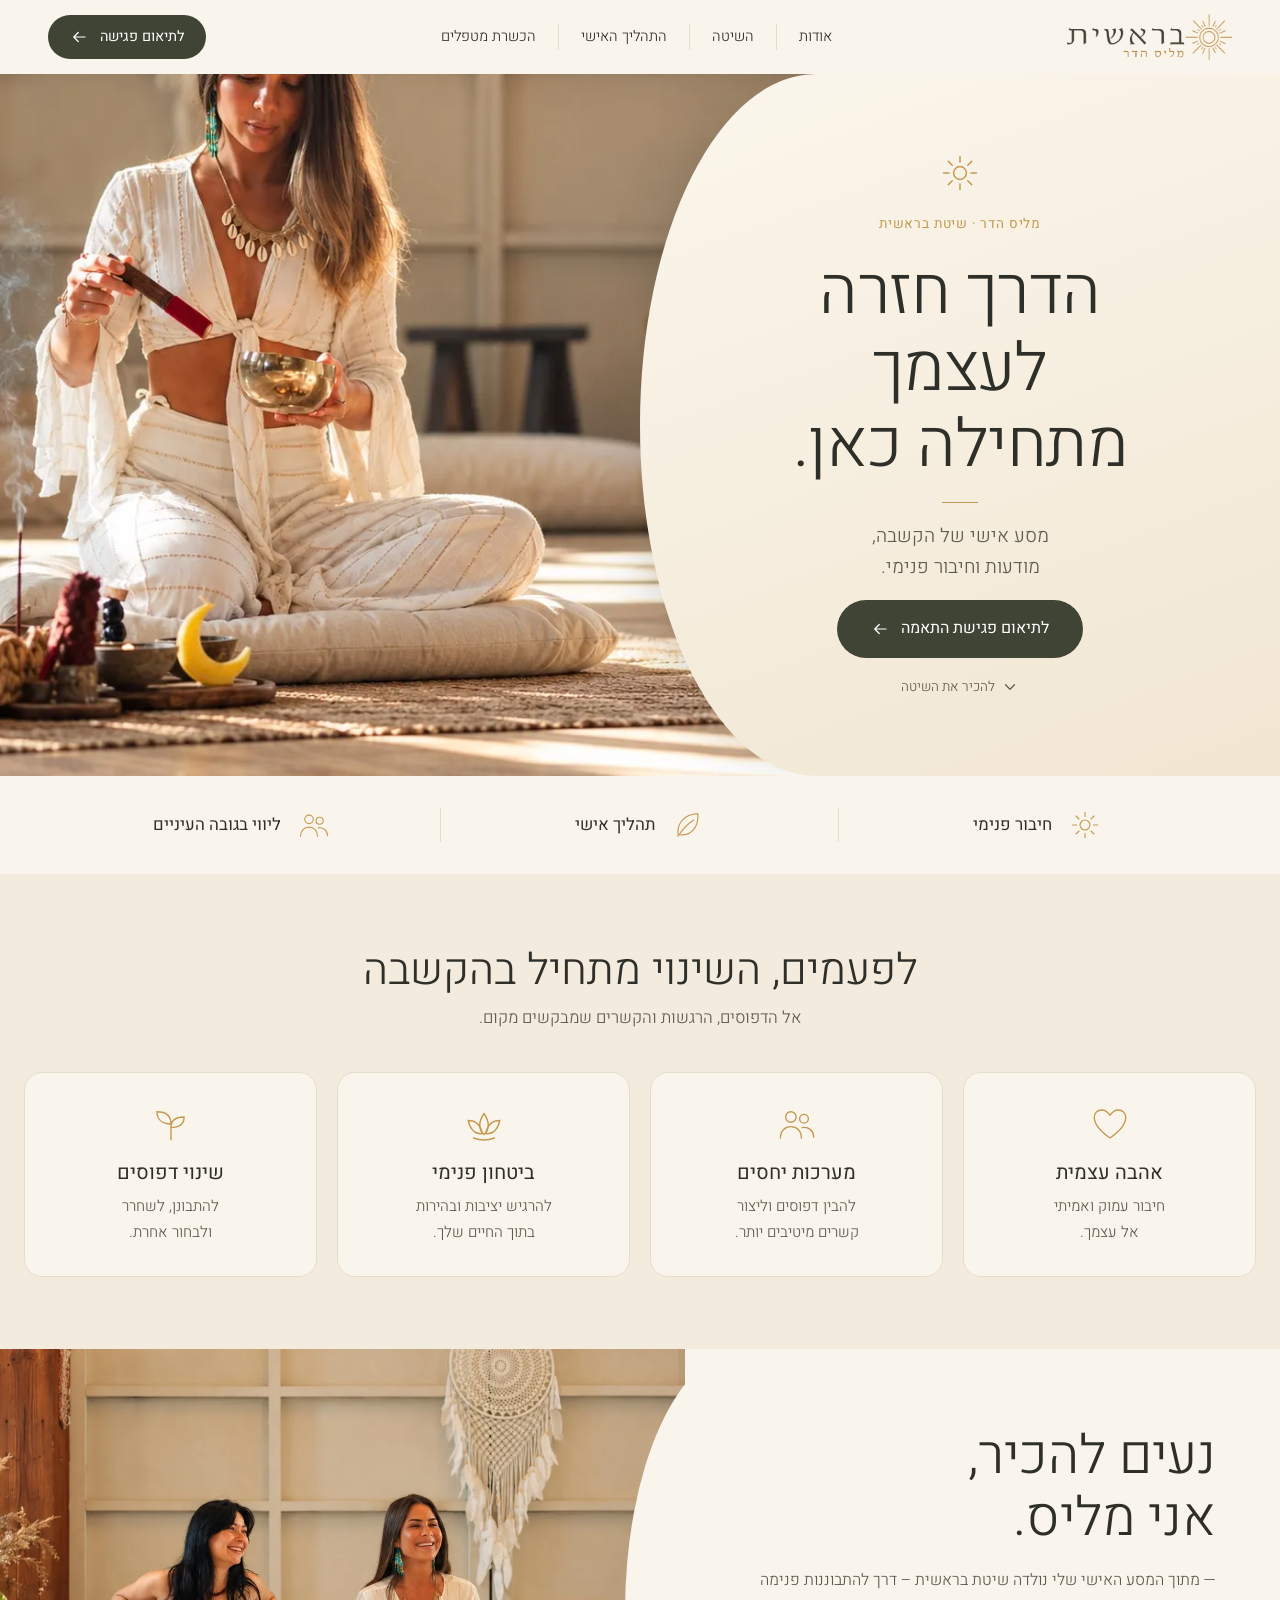
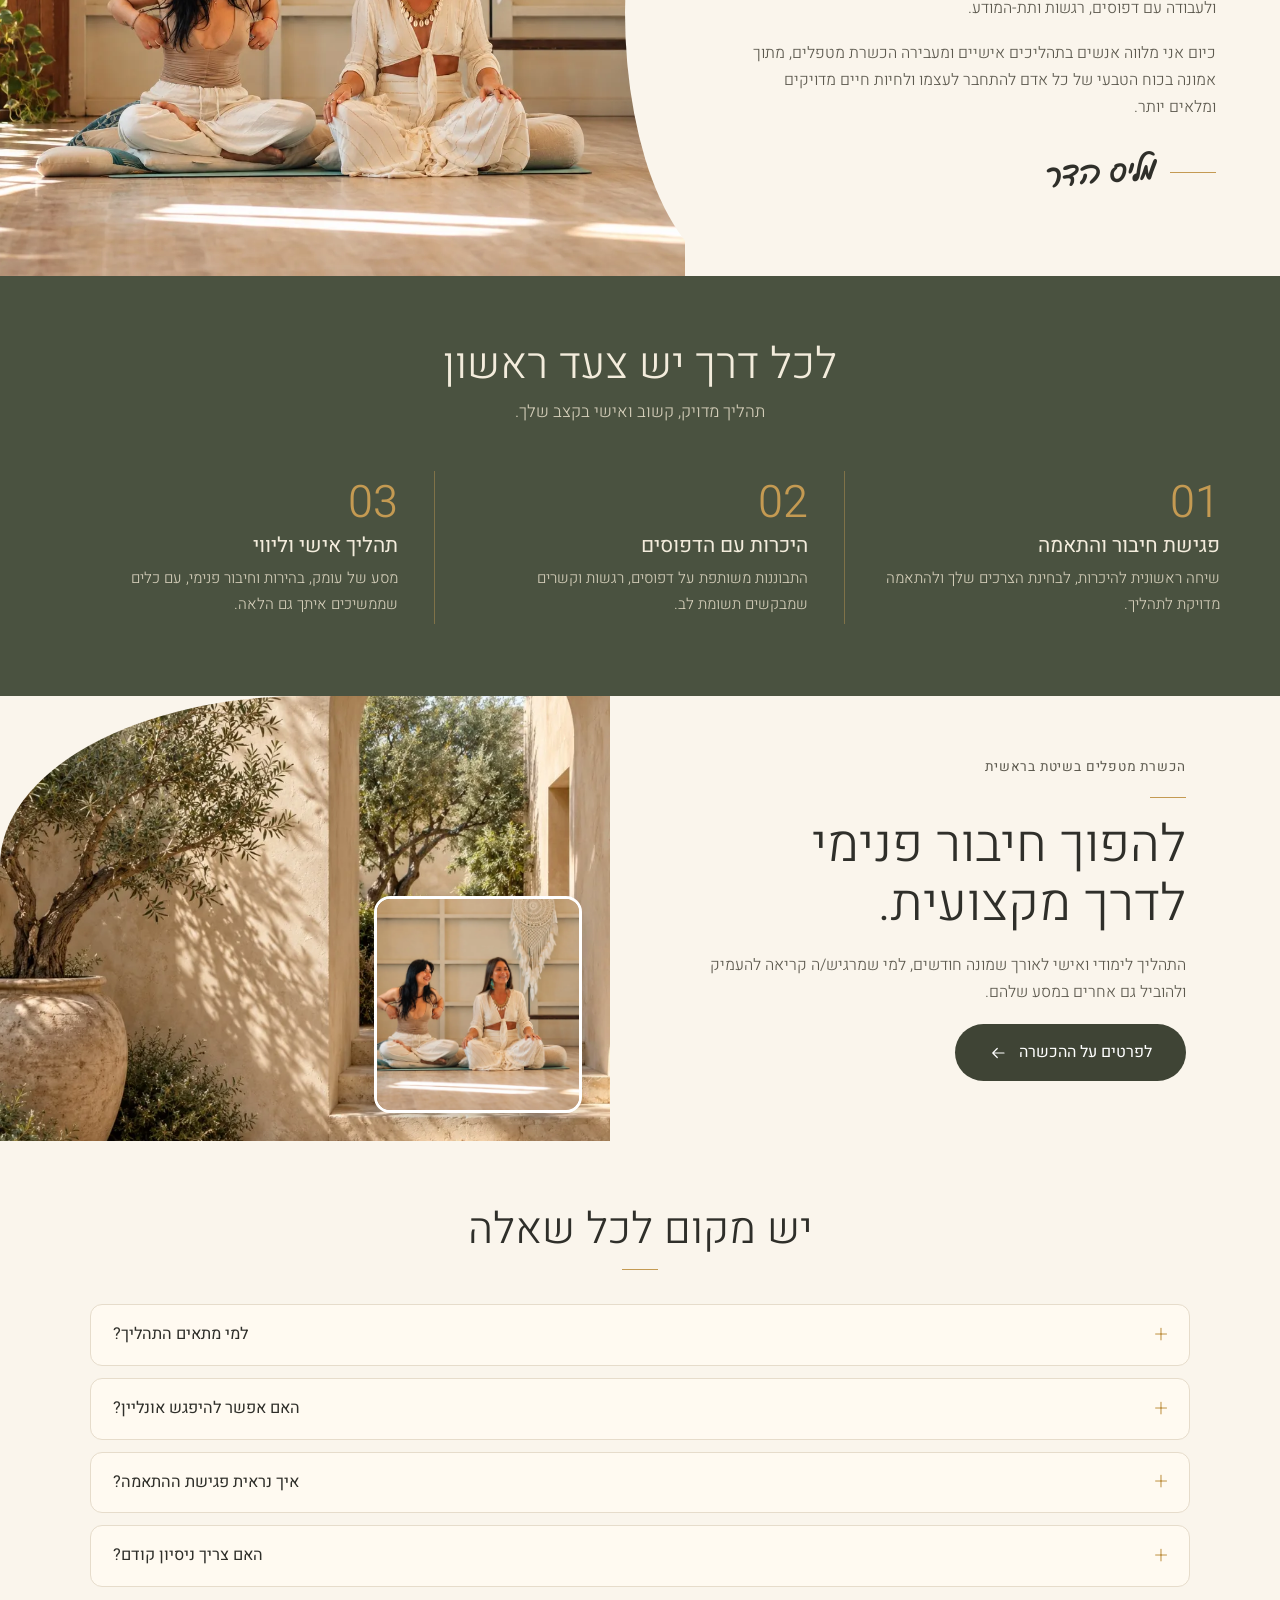
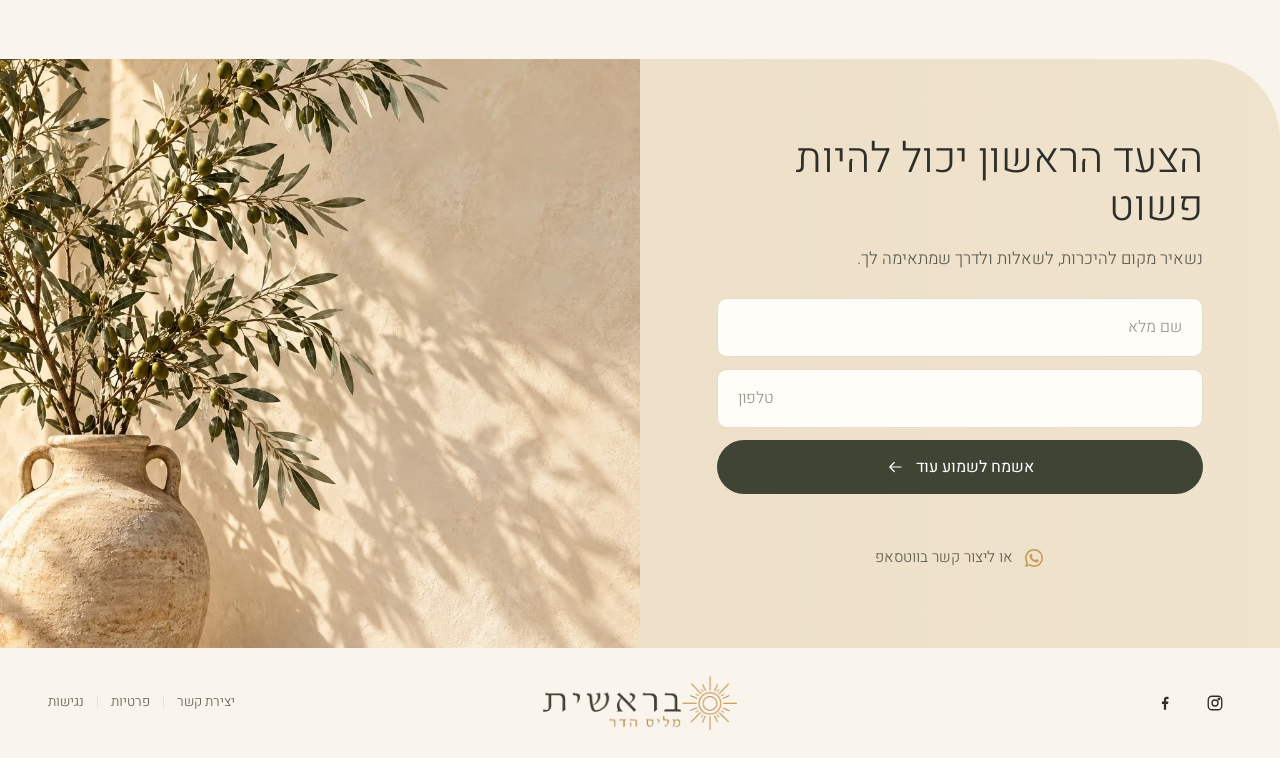
<file: bereshit/index.html>
<!doctype html>
<html lang="he" dir="rtl">
<head>
<meta charset="utf-8">
<meta name="viewport" content="width=device-width, initial-scale=1">
<title>בראשית | מליס הדר – שיטת בראשית</title>
<meta name="description" content="מסע אישי של הקשבה, מודעות וחיבור פנימי. ליווי בגובה העיניים בשיטת בראשית עם מליס הדר. תיאום פגישת התאמה.">
<meta property="og:title" content="בראשית | מליס הדר">
<meta property="og:description" content="הדרך חזרה לעצמך מתחילה כאן.">
<meta property="og:image" content="assets/hero.webp">
<link rel="icon" type="image/png" href="assets/favicon.png">
<link rel="preconnect" href="https://fonts.googleapis.com">
<link rel="preconnect" href="https://fonts.gstatic.com" crossorigin>
<link href="https://fonts.googleapis.com/css2?family=Heebo:wght@200;300;400;500&family=Gveret+Levin&display=swap" rel="stylesheet">
<link rel="stylesheet" href="style.css">
</head>
<body>

<!-- אייקונים -->
<svg width="0" height="0" style="position:absolute" aria-hidden="true">
  <defs>
    <symbol id="i-arrow" viewBox="0 0 24 24"><path d="M20 12H5M11 6l-6 6 6 6" fill="none" stroke="currentColor" stroke-width="1.6" stroke-linecap="round" stroke-linejoin="round"/></symbol>
    <symbol id="i-chev" viewBox="0 0 24 24"><path d="M6 9l6 6 6-6" fill="none" stroke="currentColor" stroke-width="1.6" stroke-linecap="round" stroke-linejoin="round"/></symbol>
    <symbol id="i-sun" viewBox="0 0 48 48"><g fill="none" stroke="currentColor" stroke-width="1.6" stroke-linecap="round"><circle cx="24" cy="24" r="7"/><path d="M24 6v6M24 36v6M6 24h6M36 24h6M11.3 11.3l4.2 4.2M32.5 32.5l4.2 4.2M11.3 36.7l4.2-4.2M32.5 15.5l4.2-4.2"/></g></symbol>
    <symbol id="i-leaf" viewBox="0 0 48 48"><g fill="none" stroke="currentColor" stroke-width="1.6" stroke-linecap="round" stroke-linejoin="round"><path d="M10 38C8 22 18 9 38 8c1 19-9 31-25 30"/><path d="M10 40c6-10 13-17 22-23"/></g></symbol>
    <symbol id="i-people" viewBox="0 0 48 48"><g fill="none" stroke="currentColor" stroke-width="1.6" stroke-linecap="round" stroke-linejoin="round"><circle cx="17" cy="16" r="6"/><circle cx="32" cy="18" r="5"/><path d="M5 40c0-8 5-13 12-13s12 5 12 13M30 28c7-1 13 3 13 11"/></g></symbol>
    <symbol id="i-heart" viewBox="0 0 48 48"><path d="M24 40C10 30 6 22 6 16.5 6 11 10 8 14.5 8 19 8 22 11 24 14c2-3 5-6 9.5-6C38 8 42 11 42 16.5 42 22 38 30 24 40z" fill="none" stroke="currentColor" stroke-width="1.6" stroke-linejoin="round"/></symbol>
    <symbol id="i-lotus" viewBox="0 0 48 48"><g fill="none" stroke="currentColor" stroke-width="1.6" stroke-linecap="round" stroke-linejoin="round"><path d="M24 36C18 31 17 22 24 12c7 10 6 19 0 24z"/><path d="M22 35C14 36 8 30 6 20c8 0 14 4 16 15zM26 35c8 1 14-5 16-15-8 0-14 4-16 15z"/><path d="M12 40c8 3 16 3 24 0"/></g></symbol>
    <symbol id="i-sprout" viewBox="0 0 48 48"><g fill="none" stroke="currentColor" stroke-width="1.6" stroke-linecap="round" stroke-linejoin="round"><path d="M24 42V22M24 24C24 14 17 10 8 10c0 9 6 14 16 14zM24 28c0-8 6-12 15-12 0 8-6 12-15 12z"/></g></symbol>
    <symbol id="i-wa" viewBox="0 0 32 32"><path fill="currentColor" d="M16 3C8.800 3 3 8.800 3 16c0 2.300.6 4.5 1.700 6.400L3 29l6.8-1.700A13 13 0 0 0 16 29c7.200 0 13-5.800 13-13S23.200 3 16 3zm0 23.800c-2 0-3.900-.6-5.5-1.600l-.4-.2-4 1 1.100-3.900-.3-.4A10.800 10.800 0 1 1 16 26.800zm5.900-8.100c-.3-.2-1.900-.9-2.200-1-.3-.1-.5-.2-.7.200-.2.300-.8 1-1 1.200-.2.200-.4.200-.7.100-.3-.2-1.400-.5-2.600-1.600-1-.9-1.600-1.900-1.800-2.300-.2-.3 0-.5.100-.7l.5-.5c.1-.2.200-.3.300-.5.100-.2 0-.4 0-.6l-1-2.300c-.2-.6-.5-.5-.7-.5h-.6c-.2 0-.6.100-.9.400-.3.300-1.100 1.100-1.100 2.700s1.200 3.100 1.300 3.300c.2.200 2.300 3.5 5.600 4.900 3.300 1.400 3.300.9 3.900.9.600-.1 1.900-.8 2.200-1.5.3-.8.300-1.400.2-1.5l-.6-.4z"/></symbol>
    <symbol id="i-ig" viewBox="0 0 24 24"><g fill="none" stroke="currentColor" stroke-width="1.8"><rect x="3" y="3" width="18" height="18" rx="5"/><circle cx="12" cy="12" r="4"/><circle cx="17.2" cy="6.8" r="1" fill="currentColor"/></g></symbol>
    <symbol id="i-fb" viewBox="0 0 24 24"><path fill="currentColor" d="M13.5 21v-7.800h2.600l.4-3.100h-3V8.200c0-.9.300-1.5 1.600-1.5h1.600V3.900c-.3 0-1.200-.1-2.300-.1-2.300 0-3.900 1.400-3.900 4v2.300H7.900v3.100h2.600V21h3z"/></symbol>
  </defs>
</svg>

<a class="skip" href="#main">דלג לתוכן</a>

<header class="site-header">
  <a class="brand" href="#top" aria-label="בראשית – מליס הדר"><img src="assets/logo.png" alt="בראשית – מליס הדר" width="1759" height="489"></a>
  <nav class="nav" aria-label="ניווט ראשי">
    <a href="#about">אודות</a>
    <a href="#method">השיטה</a>
    <a href="#process">התהליך האישי</a>
    <a href="#training">הכשרת מטפלים</a>
  </nav>
  <a class="btn btn-dark btn-sm" href="#contact">לתיאום פגישה <svg class="ico"><use href="#i-arrow"/></svg></a>
</header>

<main id="main">

<!-- HERO -->
<section class="hero" id="top">
  <div class="hero-img"><img src="assets/hero.webp" alt="מליס הדר מקיימת טקס קערת צלילים" width="948" height="1659" fetchpriority="high"></div>
  <div class="hero-panel">
    <div class="hero-copy">
      <svg class="ico-sun"><use href="#i-sun"/></svg>
      <p class="eyebrow">מליס הדר · שיטת בראשית</p>
      <h1>הדרך חזרה<br>לעצמך<br>מתחילה כאן.</h1>
      <span class="rule"></span>
      <p class="lead">מסע אישי של הקשבה,<br>מודעות וחיבור פנימי.</p>
      <a class="btn btn-dark" href="#contact">לתיאום פגישת התאמה <svg class="ico"><use href="#i-arrow"/></svg></a>
      <a class="more" href="#about"><svg class="ico"><use href="#i-chev"/></svg> להכיר את השיטה</a>
    </div>
  </div>
</section>

<!-- TRUST -->
<section class="trust" aria-label="עיקרי השיטה">
  <div class="trust-item"><svg class="ico-lg"><use href="#i-sun"/></svg><span>חיבור פנימי</span></div>
  <div class="trust-item"><svg class="ico-lg"><use href="#i-leaf"/></svg><span>תהליך אישי</span></div>
  <div class="trust-item"><svg class="ico-lg"><use href="#i-people"/></svg><span>ליווי בגובה העיניים</span></div>
</section>

<!-- CHANGE -->
<section class="change" id="method">
  <h2>לפעמים, השינוי מתחיל בהקשבה</h2>
  <p class="sub">אל הדפוסים, הרגשות והקשרים שמבקשים מקום.</p>
  <div class="cards">
    <article class="card"><svg class="ico-lg"><use href="#i-heart"/></svg><h3>אהבה עצמית</h3><p>חיבור עמוק ואמיתי<br>אל עצמך.</p></article>
    <article class="card"><svg class="ico-lg"><use href="#i-people"/></svg><h3>מערכות יחסים</h3><p>להבין דפוסים וליצור<br>קשרים מיטיבים יותר.</p></article>
    <article class="card"><svg class="ico-lg"><use href="#i-lotus"/></svg><h3>ביטחון פנימי</h3><p>להרגיש יציבות ובהירות<br>בתוך החיים שלך.</p></article>
    <article class="card"><svg class="ico-lg"><use href="#i-sprout"/></svg><h3>שינוי דפוסים</h3><p>להתבונן, לשחרר<br>ולבחור אחרת.</p></article>
  </div>
</section>

<!-- ABOUT -->
<section class="about" id="about">
  <div class="about-text">
    <h2>נעים להכיר,<br>אני מליס.</h2>
    <p>— מתוך המסע האישי שלי נולדה שיטת בראשית – דרך להתבוננות פנימה ולעבודה עם דפוסים, רגשות ותת-המודע.</p>
    <p>כיום אני מלווה אנשים בתהליכים אישיים ומעבירה הכשרת מטפלים, מתוך אמונה בכוח הטבעי של כל אדם להתחבר לעצמו ולחיות חיים מדויקים ומלאים יותר.</p>
    <div class="signature"><span class="rule"></span><span class="sig">מליס הדר</span></div>
  </div>
  <div class="about-img"><img src="assets/duo.webp" alt="מליס הדר ושותפה לדרך יושבות ומחייכות באולם מדיטציה" width="1659" height="948" loading="lazy"></div>
</section>

<!-- STEPS -->
<section class="steps" id="process">
  <h2>לכל דרך יש צעד ראשון</h2>
  <p class="sub">תהליך מדויק, קשוב ואישי בקצב שלך.</p>
  <ol class="steps-grid">
    <li><span class="num">01</span><h3>פגישת חיבור והתאמה</h3><p>שיחה ראשונית להיכרות, לבחינת הצרכים שלך ולהתאמה מדויקת לתהליך.</p></li>
    <li><span class="num">02</span><h3>היכרות עם הדפוסים</h3><p>התבוננות משותפת על דפוסים, רגשות וקשרים שמבקשים תשומת לב.</p></li>
    <li><span class="num">03</span><h3>תהליך אישי וליווי</h3><p>מסע של עומק, בהירות וחיבור פנימי, עם כלים שממשיכים איתך גם הלאה.</p></li>
  </ol>
</section>

<!-- TRAINING -->
<section class="training" id="training">
  <div class="training-text">
    <p class="eyebrow">הכשרת מטפלים בשיטת בראשית</p>
    <span class="rule"></span>
    <h2>להפוך חיבור פנימי<br>לדרך מקצועית.</h2>
    <p>התהליך לימודי ואישי לאורך שמונה חודשים, למי שמרגיש/ה קריאה להעמיק ולהוביל גם אחרים במסע שלהם.</p>
    <a class="btn btn-dark" href="#contact">לפרטים על ההכשרה <svg class="ico"><use href="#i-arrow"/></svg></a>
  </div>
  <div class="training-img">
    <img src="assets/arch.webp" alt="חצר עם קשת ועצי זית באור שקיעה" width="844" height="1125" loading="lazy">
    <figure class="inset"><img src="assets/duo.webp" alt="" width="1659" height="948" loading="lazy"></figure>
  </div>
</section>

<!-- FAQ -->
<section class="faq" id="faq">
  <h2>יש מקום לכל שאלה</h2>
  <span class="rule center"></span>
  <div class="faq-list">
    <details><summary>למי מתאים התהליך?</summary><p>לכל מי שמרגיש/ה שהגיע הזמן להקשיב פנימה: לשחרר דפוסים ישנים, להעמיק את הקשר עם עצמו ולבנות מערכות יחסים מיטיבות יותר. אין צורך בניסיון קודם.</p></details>
    <details><summary>האם אפשר להיפגש אונליין?</summary><p>בהחלט. אפשר להיפגש פנים אל פנים או בזום, והתהליך שומר על אותו עומק ואותה אינטימיות.</p></details>
    <details><summary>איך נראית פגישת ההתאמה?</summary><p>שיחה קצרה, ללא עלות וללא התחייבות, שבה נכיר, תשתפו במה שמביא אתכם ונבדוק יחד אם השיטה והליווי מתאימים לכם.</p></details>
    <details><summary>האם צריך ניסיון קודם?</summary><p>לא. התהליך מותאם לכל אחד ואחת, בין אם זו הפעם הראשונה שלכם בעבודה פנימית ובין אם אתם כבר בדרך.</p></details>
  </div>
</section>

<!-- CTA / FORM -->
<section class="cta" id="contact">
  <div class="cta-form">
    <h2>הצעד הראשון יכול להיות פשוט</h2>
    <p class="sub">נשאיר מקום להיכרות, לשאלות ולדרך שמתאימה לך.</p>
    <form id="lead" action="send.php" method="post" novalidate>
      <p class="hp"><label>אל תמלאו <input name="bot-field" tabindex="-1" autocomplete="off"></label></p>
      <label class="sr-only" for="f-name">שם מלא</label>
      <input id="f-name" name="name" type="text" placeholder="שם מלא" autocomplete="name" required>
      <label class="sr-only" for="f-phone">טלפון</label>
      <input id="f-phone" name="phone" type="tel" placeholder="טלפון" autocomplete="tel" inputmode="tel" required>
      <button class="btn btn-dark btn-block" type="submit">אשמח לשמוע עוד <svg class="ico"><use href="#i-arrow"/></svg></button>
      <p class="form-msg" id="form-msg" role="status" aria-live="polite"></p>
    </form>
    <a class="wa" href="https://wa.me/972500000000" target="_blank" rel="noopener"><svg class="ico-wa"><use href="#i-wa"/></svg> או ליצור קשר בווטסאפ</a>
  </div>
  <div class="cta-img"><img src="assets/olive.webp" alt="" width="1024" height="1536" loading="lazy"></div>
</section>

</main>

<footer class="site-footer">
  <div class="social">
    <a href="https://www.instagram.com/" target="_blank" rel="noopener" aria-label="אינסטגרם"><svg class="ico"><use href="#i-ig"/></svg></a>
    <a href="https://www.facebook.com/" target="_blank" rel="noopener" aria-label="פייסבוק"><svg class="ico"><use href="#i-fb"/></svg></a>
  </div>
  <a class="brand brand-foot" href="#top" aria-label="בראשית – מליס הדר"><img src="assets/logo.png" alt="בראשית – מליס הדר" width="1759" height="489" loading="lazy"></a>
  <nav class="legal" aria-label="קישורים משפטיים">
    <a href="#contact">יצירת קשר</a><span>|</span><a href="privacy.html">פרטיות</a><span>|</span><a href="accessibility.html">נגישות</a>
  </nav>
</footer>

<script>
(function () {
  var form = document.getElementById('lead'), msg = document.getElementById('form-msg');
  form.addEventListener('submit', function (e) {
    e.preventDefault();
    var name = form.name.value.trim(), phone = form.phone.value.trim();
    msg.className = 'form-msg';
    if (!name || !/^[0-9+\-\s()]{7,20}$/.test(phone)) { msg.textContent = 'אנא מלאו שם וטלפון תקינים.'; msg.classList.add('err'); return; }
    var btn = form.querySelector('button'); btn.disabled = true;
    fetch(form.action, { method: 'POST', body: new FormData(form) })
      .then(function (r) { if (!r.ok) throw 0; form.reset(); msg.textContent = 'תודה! אחזור אלייך בקרוב.'; msg.classList.add('ok'); })
      .catch(function () { msg.textContent = 'משהו השתבש. אפשר לפנות אלינו בווטסאפ.'; msg.classList.add('err'); })
      .then(function () { btn.disabled = false; });
  });
})();
</script>
</body>
</html>
</file>
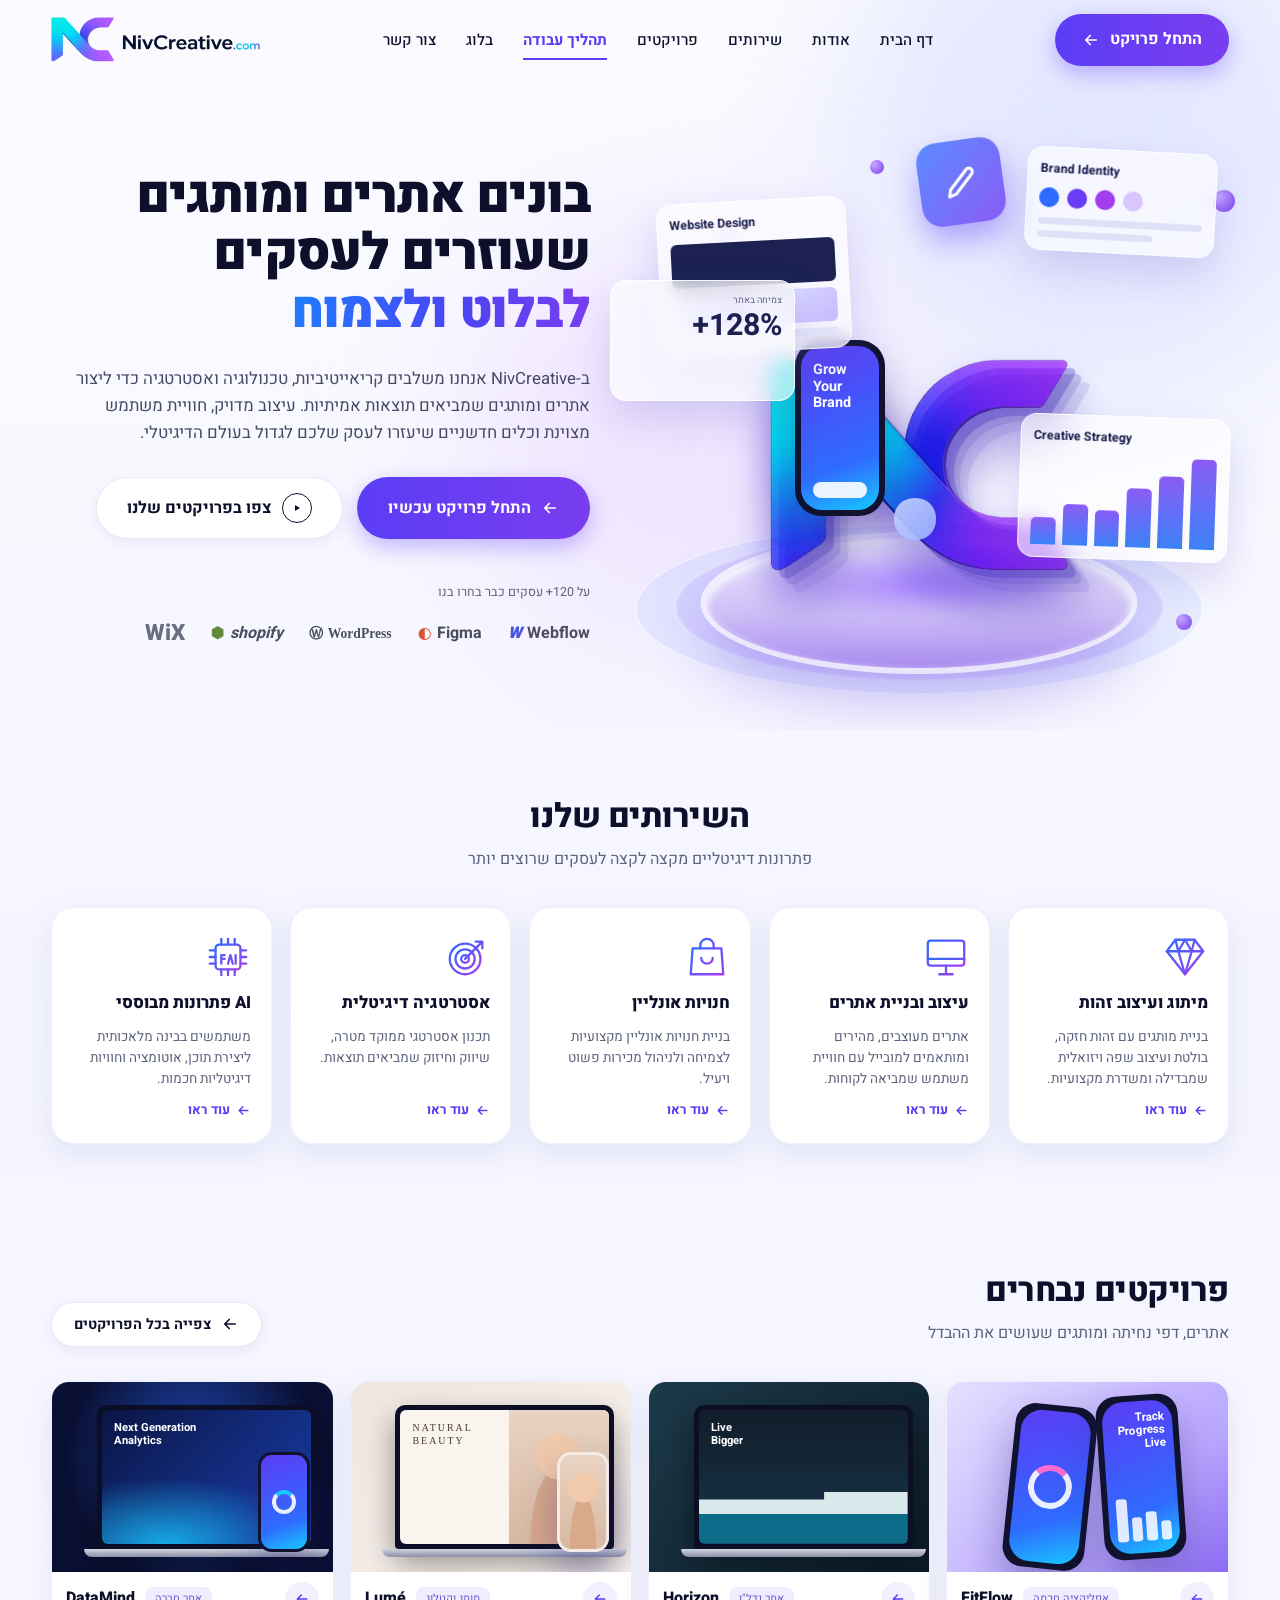
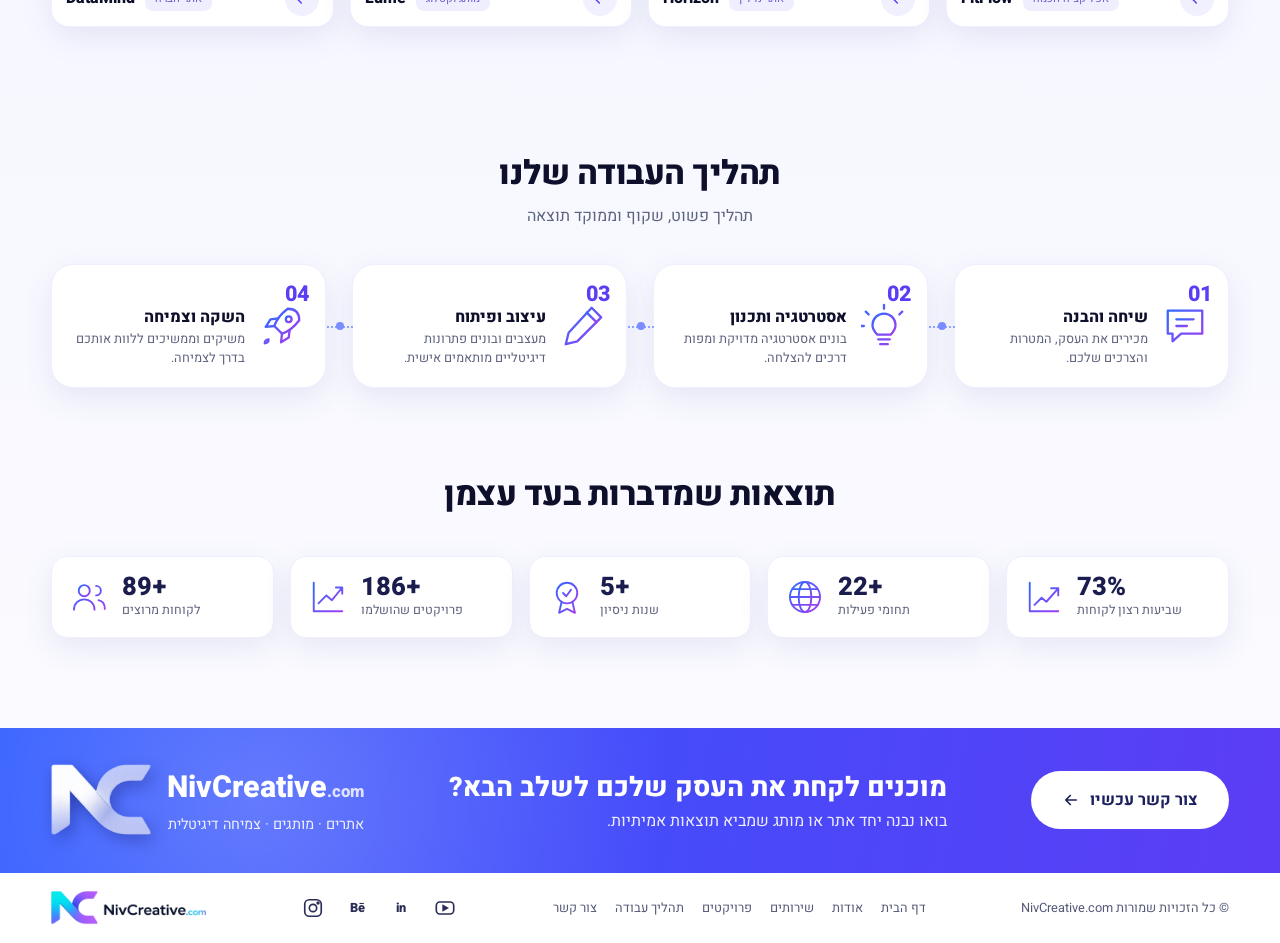
<file: nivcreative-home/index.html>
<!doctype html>
<html lang="he" dir="rtl">
<head>
<meta charset="utf-8">
<meta name="viewport" content="width=device-width, initial-scale=1">
<title>NivCreative – בונים אתרים ומותגים שעוזרים לעסקים לבלוט ולצמוח</title>
<meta name="description" content="NivCreative משלבת קריאייטיב, טכנולוגיה ואסטרטגיה כדי ליצור אתרים ומותגים שמביאים תוצאות אמיתיות. אתרים, מיתוג, חנויות אונליין ופתרונות AI.">
<meta property="og:title" content="NivCreative – אתרים ומותגים שבולטים וצומחים">
<meta property="og:description" content="עיצוב מדויק, חוויית משתמש מצוינת וכלים חדשניים שיעזרו לעסק שלכם לגדול בעולם הדיגיטלי.">
<meta property="og:type" content="website">
<meta name="theme-color" content="#5b3df5">
<link rel="icon" type="image/png" href="assets/favicon.png">
<link rel="preconnect" href="https://fonts.googleapis.com">
<link rel="preconnect" href="https://fonts.gstatic.com" crossorigin>
<link href="https://fonts.googleapis.com/css2?family=Heebo:wght@400;500;600;700;800;900&display=swap" rel="stylesheet">
<link rel="stylesheet" href="assets/style.css">
</head>
<body>

<!-- SVG sprite -->
<svg width="0" height="0" style="position:absolute" aria-hidden="true">
  <defs>
    <linearGradient id="g-nc" x1="0" y1="0" x2="1" y2="1">
      <stop offset="0" stop-color="#17c8ff"/><stop offset=".5" stop-color="#4b5cf5"/><stop offset="1" stop-color="#b43cf0"/>
    </linearGradient>
    <linearGradient id="g-ic" x1="0" y1="0" x2="1" y2="1">
      <stop offset="0" stop-color="#2f6bff"/><stop offset="1" stop-color="#a23df0"/>
    </linearGradient>
    <symbol id="nc" viewBox="0 0 120 84">
      <path d="M0 84V0h17l32 52V0h17v84H49L17 32v52z" fill="url(#g-nc)"/>
      <path d="M118 14A30 30 0 1 0 118 70" fill="none" stroke="url(#g-nc)" stroke-width="16" stroke-linecap="butt"/>
    </symbol>
    <symbol id="arrow" viewBox="0 0 24 24"><path d="M19 12H5m6-6-6 6 6 6" fill="none" stroke="currentColor" stroke-width="2.2" stroke-linecap="round" stroke-linejoin="round"/></symbol>
    <symbol id="play" viewBox="0 0 24 24"><path d="M9 7.5v9l7.5-4.5z" fill="currentColor"/></symbol>
  </defs>
</svg>

<header class="nav" id="nav">
  <div class="wrap nav-in">
    <a href="#home" class="logo" aria-label="NivCreative"><img src="assets/logo.png" alt="NivCreative.com" width="727" height="160"></a>
    <nav class="menu" id="menu" aria-label="ניווט ראשי">
      <a href="#home" class="active">דף הבית</a>
      <a href="#about">אודות</a>
      <a href="#services">שירותים</a>
      <a href="#projects">פרויקטים</a>
      <a href="#process">תהליך עבודה</a>
      <a href="#blog">בלוג</a>
      <a href="#contact">צור קשר</a>
      <a href="#contact" class="btn btn-primary menu-cta"><svg><use href="#arrow"/></svg>התחל פרויקט</a>
    </nav>
    <a href="#contact" class="btn btn-primary nav-cta"><svg><use href="#arrow"/></svg>התחל פרויקט</a>
    <button class="burger" id="burger" aria-label="תפריט" aria-expanded="false"><span></span><span></span><span></span></button>
  </div>
</header>

<main id="home">

<!-- HERO -->
<section class="hero">
  <div class="blob b1"></div><div class="blob b2"></div>
  <div class="wrap hero-grid">
    <div class="hero-text">
      <h1 class="reveal">בונים אתרים ומותגים<br>שעוזרים לעסקים<br><span class="grad">לבלוט ולצמוח</span></h1>
      <p class="reveal" style="--d:.1s">ב-NivCreative אנחנו משלבים קריאייטיביות, טכנולוגיה ואסטרטגיה כדי ליצור אתרים ומותגים שמביאים תוצאות אמיתיות. עיצוב מדויק, חוויית משתמש מצוינת וכלים חדשניים שיעזרו לעסק שלכם לגדול בעולם הדיגיטלי.</p>
      <div class="hero-btns reveal" style="--d:.2s">
        <a href="#contact" class="btn btn-primary btn-lg"><svg><use href="#arrow"/></svg>התחל פרויקט עכשיו</a>
        <a href="#projects" class="btn btn-ghost btn-lg"><span class="play"><svg><use href="#play"/></svg></span>צפו בפרויקטים שלנו</a>
      </div>
      <div class="trust reveal" style="--d:.3s">
        <span class="trust-t">על 120+ עסקים כבר בחרו בנו</span>
        <div class="platforms">
          <span class="p-wix">WiX</span>
          <span class="p-shop"><i>⬢</i>shopify</span>
          <span class="p-wp"><i>Ⓦ</i>WordPress</span>
          <span class="p-fig"><i>◐</i>Figma</span>
          <span class="p-web"><i>W</i>Webflow</span>
        </div>
      </div>
    </div>

    <div class="hero-art" id="heroArt" aria-hidden="true">
      <div class="orb o1"></div><div class="orb o2"></div><div class="orb o3"></div><div class="orb o4"></div>

      <div class="glass card-web" data-depth="14">
        <div class="gc-title">Website Design</div>
        <div class="mini-site"><i></i><i></i><i></i><b></b></div>
      </div>
      <div class="glass card-brand" data-depth="22">
        <div class="gc-title">Brand Identity</div>
        <div class="dots"><i style="background:#2f6bff"></i><i style="background:#6a3df5"></i><i style="background:#a23df0"></i><i style="background:#d9c6ff"></i></div>
        <div class="lines"><i></i><i></i></div>
      </div>
      <div class="glass card-strategy" data-depth="18">
        <div class="gc-title">Creative Strategy</div>
        <div class="bars"><i style="--h:30%"></i><i style="--h:45%"></i><i style="--h:40%"></i><i style="--h:65%"></i><i style="--h:80%"></i><i style="--h:100%"></i></div>
      </div>
      <div class="glass card-stat" data-depth="26">
        <small>צמיחה באתר</small>
        <strong>+128%</strong>
        <svg viewBox="0 0 120 40"><path class="draw" d="M2 34 C20 30 24 16 40 22 S62 34 76 20 S100 8 118 4" fill="none" stroke="#2f6bff" stroke-width="2.5" stroke-linecap="round"/></svg>
      </div>
      <div class="phone ph-hero" data-depth="30"><div class="ph-screen"><b>Grow</b><b>Your</b><b>Brand</b><i></i></div></div>
      <div class="tile t-brush" data-depth="34"><svg viewBox="0 0 24 24"><path d="M4 20l1.2-4.2L16 5a2 2 0 0 1 3 3L8.2 18.8z" fill="none" stroke="#fff" stroke-width="1.8" stroke-linejoin="round"/></svg></div>
      <div class="tile t-small" data-depth="28"></div>

      <div class="platform">
        <div class="disc d3"></div><div class="disc d2"></div><div class="disc d1"></div><div class="glow"></div>
        <div class="big-nc"><img src="assets/mark.png" alt="" width="547" height="400"></div>
      </div>
    </div>
  </div>
</section>

<!-- SERVICES -->
<section id="services" class="sec">
  <div class="wrap">
    <div class="sec-head center reveal"><h2>השירותים שלנו</h2><p>פתרונות דיגיטליים מקצה לקצה לעסקים שרוצים יותר</p></div>
    <div class="services">
      <a href="#contact" class="s-card reveal" style="--d:0s">
        <svg class="ico" viewBox="0 0 48 48"><g fill="none" stroke="url(#g-ic)" stroke-width="2.4" stroke-linejoin="round" stroke-linecap="round"><path d="M14 6h20l9 12-19 24L5 18z"/><path d="M5 18h38M17 18l7 24 7-24M14 6l3 12 7-12 7 12 3-12"/></g></svg>
        <h3>מיתוג ועיצוב זהות</h3>
        <p>בניית מותגים עם זהות חזקה, בולטת ועיצוב שפה ויזואלית שמבדילה ומשדרת מקצועיות.</p>
        <span class="more"><svg><use href="#arrow"/></svg>עוד ראו</span>
      </a>
      <a href="#contact" class="s-card reveal" style="--d:.08s">
        <svg class="ico" viewBox="0 0 48 48"><g fill="none" stroke="url(#g-ic)" stroke-width="2.4" stroke-linejoin="round" stroke-linecap="round"><rect x="5" y="7" width="38" height="26" rx="3"/><path d="M17 42h14M24 33v9M5 26h38"/></g></svg>
        <h3>עיצוב ובניית אתרים</h3>
        <p>אתרים מעוצבים, מהירים ומותאמים למובייל עם חוויית משתמש שמביאה לקוחות.</p>
        <span class="more"><svg><use href="#arrow"/></svg>עוד ראו</span>
      </a>
      <a href="#contact" class="s-card reveal" style="--d:.16s">
        <svg class="ico" viewBox="0 0 48 48"><g fill="none" stroke="url(#g-ic)" stroke-width="2.4" stroke-linejoin="round" stroke-linecap="round"><path d="M9 15h30l2 27H7z"/><path d="M17 15v-3a7 7 0 0 1 14 0v3M18 25a6 6 0 0 0 12 0"/></g></svg>
        <h3>חנויות אונליין</h3>
        <p>בניית חנויות אונליין מקצועיות לצמיחה ולניהול מכירות פשוט ויעיל.</p>
        <span class="more"><svg><use href="#arrow"/></svg>עוד ראו</span>
      </a>
      <a href="#contact" class="s-card reveal" style="--d:.24s">
        <svg class="ico" viewBox="0 0 48 48"><g fill="none" stroke="url(#g-ic)" stroke-width="2.4" stroke-linejoin="round" stroke-linecap="round"><circle cx="22" cy="26" r="16"/><circle cx="22" cy="26" r="10"/><circle cx="22" cy="26" r="4"/><path d="M22 26L40 8m0 0v7m0-7h-7"/></g></svg>
        <h3>אסטרטגיה דיגיטלית</h3>
        <p>תכנון אסטרטגי ממוקד מטרה, שיווק וחיזוק שמביאים תוצאות.</p>
        <span class="more"><svg><use href="#arrow"/></svg>עוד ראו</span>
      </a>
      <a href="#contact" class="s-card reveal" style="--d:.32s">
        <svg class="ico" viewBox="0 0 48 48"><g fill="none" stroke="url(#g-ic)" stroke-width="2.4" stroke-linejoin="round" stroke-linecap="round"><rect x="11" y="11" width="26" height="26" rx="4"/><path d="M17 31v-9l3.5 0M17 26h3.5M24 31l2.5-9 2.5 9M32 22v9M17 11V5M24 11V5M31 11V5M17 43v-6M24 43v-6M31 43v-6M5 17h6M5 24h6M5 31h6M37 17h6M37 24h6M37 31h6"/></g></svg>
        <h3>AI פתרונות מבוססי</h3>
        <p>משתמשים בבינה מלאכותית ליצירת תוכן, אוטומציה וחוויות דיגיטליות חכמות.</p>
        <span class="more"><svg><use href="#arrow"/></svg>עוד ראו</span>
      </a>
    </div>
  </div>
</section>

<!-- PROJECTS -->
<section id="projects" class="sec">
  <div class="wrap">
    <div class="sec-head row reveal">
      <div><h2>פרויקטים נבחרים</h2><p>אתרים, דפי נחיתה ומותגים שעושים את ההבדל</p></div>
      <a href="#projects" class="btn btn-ghost btn-sm"><svg><use href="#arrow"/></svg>צפייה בכל הפרויקטים</a>
    </div>
    <div class="projects">

      <a href="#contact" class="p-card reveal" style="--d:0s">
        <div class="p-img pi-data">
          <div class="laptop"><div class="scr"><b>Next Generation<br>Analytics</b><i class="glowline"></i></div></div>
          <div class="phone sm"><div class="ph-screen"><i class="ring"></i></div></div>
        </div>
        <div class="p-info"><strong>DataMind</strong><em>אתר חברה</em><span class="go"><svg><use href="#arrow"/></svg></span></div>
      </a>

      <a href="#contact" class="p-card reveal" style="--d:.08s">
        <div class="p-img pi-lume">
          <div class="laptop light"><div class="scr"><b class="serif">NATURAL<br>BEAUTY</b><i class="face"></i></div></div>
          <div class="phone sm light"><div class="ph-screen"><i class="face s"></i></div></div>
        </div>
        <div class="p-info"><strong>Lumé</strong><em>מותג וקטלוג</em><span class="go"><svg><use href="#arrow"/></svg></span></div>
      </a>

      <a href="#contact" class="p-card reveal" style="--d:.16s">
        <div class="p-img pi-horizon">
          <div class="laptop"><div class="scr house"><b>Live<br>Bigger</b><i class="villa"></i></div></div>
        </div>
        <div class="p-info"><strong>Horizon</strong><em>אתר נדל"ן</em><span class="go"><svg><use href="#arrow"/></svg></span></div>
      </a>

      <a href="#contact" class="p-card reveal" style="--d:.24s">
        <div class="p-img pi-fit">
          <div class="phone md"><div class="ph-screen"><b>Track<br>Progress<br>Live</b><span class="mbars"><i></i><i></i><i></i><i></i></span></div></div>
          <div class="phone md r"><div class="ph-screen"><i class="ring pink"></i></div></div>
        </div>
        <div class="p-info"><strong>FitFlow</strong><em>אפליקציה חכמה</em><span class="go"><svg><use href="#arrow"/></svg></span></div>
      </a>
    </div>
  </div>
</section>

<!-- PROCESS -->
<section id="process" class="sec">
  <div class="wrap">
    <div class="sec-head center reveal"><h2>תהליך העבודה שלנו</h2><p>תהליך פשוט, שקוף וממוקד תוצאה</p></div>
    <div class="steps">
      <div class="step reveal" style="--d:0s"><span class="num">01</span><div class="s-ico"><svg viewBox="0 0 48 48"><g fill="none" stroke="url(#g-ic)" stroke-width="2.4" stroke-linejoin="round" stroke-linecap="round"><path d="M6 8h36v24H20l-9 8v-8H6z"/><path d="M15 17h18M15 24h11"/></g></svg></div><div><h3>שיחה והבנה</h3><p>מכירים את העסק, המטרות והצרכים שלכם.</p></div></div>
      <div class="step reveal" style="--d:.1s"><span class="num">02</span><div class="s-ico"><svg viewBox="0 0 48 48"><g fill="none" stroke="url(#g-ic)" stroke-width="2.4" stroke-linejoin="round" stroke-linecap="round"><path d="M17 33c-3-3-5-6-5-10a12 12 0 0 1 24 0c0 4-2 7-5 10z"/><path d="M18 38h12M20 43h8M24 6V2M8 12l-3-3M40 12l3-3M3 24H0"/></g></svg></div><div><h3>אסטרטגיה ותכנון</h3><p>בונים אסטרטגיה מדויקת ומפות דרכים להצלחה.</p></div></div>
      <div class="step reveal" style="--d:.2s"><span class="num">03</span><div class="s-ico"><svg viewBox="0 0 48 48"><g fill="none" stroke="url(#g-ic)" stroke-width="2.4" stroke-linejoin="round" stroke-linecap="round"><path d="M33 5l10 10L18 40 6 43l3-12z"/><path d="M28 10l10 10"/></g></svg></div><div><h3>עיצוב ופיתוח</h3><p>מעצבים ובונים פתרונות דיגיטליים מותאמים אישית.</p></div></div>
      <div class="step reveal" style="--d:.3s"><span class="num">04</span><div class="s-ico"><svg viewBox="0 0 48 48"><g fill="none" stroke="url(#g-ic)" stroke-width="2.4" stroke-linejoin="round" stroke-linecap="round"><path d="M30 6c8 0 12 4 12 12-6 8-12 12-18 14L16 24c2-6 6-12 14-18z"/><circle cx="31" cy="17" r="3"/><path d="M16 24l-9 1 5-8 8-1M24 32l-1 9 8-5 1-8M10 38c-3 0-4 2-4 4 2 0 4-1 4-4z"/></g></svg></div><div><h3>השקה וצמיחה</h3><p>משיקים וממשיכים ללוות אותכם בדרך לצמיחה.</p></div></div>
    </div>
  </div>
</section>

<!-- STATS -->
<section id="about" class="sec sec-tight">
  <div class="wrap">
    <div class="sec-head center reveal"><h2>תוצאות שמדברות בעד עצמן</h2></div>
    <div class="stats">
      <div class="stat reveal" style="--d:0s"><svg class="ico" viewBox="0 0 48 48"><g fill="none" stroke="url(#g-ic)" stroke-width="2.4" stroke-linecap="round"><circle cx="18" cy="16" r="7"/><path d="M5 40c0-8 6-13 13-13s13 5 13 13M33 10a6 6 0 0 1 0 12M36 28c5 1 8 5 8 11"/></g></svg><div><strong data-count="120" data-suffix="+">120+</strong><span>לקוחות מרוצים</span></div></div>
      <div class="stat reveal" style="--d:.08s"><svg class="ico" viewBox="0 0 48 48"><g fill="none" stroke="url(#g-ic)" stroke-width="2.4" stroke-linecap="round" stroke-linejoin="round"><path d="M6 6v36h36"/><path d="M12 32l10-10 7 6 13-16m0 0h-8m8 0v8"/></g></svg><div><strong data-count="250" data-suffix="+">250+</strong><span>פרויקטים שהושלמו</span></div></div>
      <div class="stat reveal" style="--d:.16s"><svg class="ico" viewBox="0 0 48 48"><g fill="none" stroke="url(#g-ic)" stroke-width="2.4" stroke-linecap="round" stroke-linejoin="round"><circle cx="24" cy="19" r="13"/><path d="M17 31l-3 13 10-5 10 5-3-13"/><path d="M19 19l4 4 6-8"/></g></svg><div><strong data-count="7" data-suffix="+">7+</strong><span>שנות ניסיון</span></div></div>
      <div class="stat reveal" style="--d:.24s"><svg class="ico" viewBox="0 0 48 48"><g fill="none" stroke="url(#g-ic)" stroke-width="2.4" stroke-linecap="round"><circle cx="24" cy="24" r="19"/><ellipse cx="24" cy="24" rx="8" ry="19"/><path d="M5 24h38M8 14h32M8 34h32"/></g></svg><div><strong data-count="30" data-suffix="+">30+</strong><span>תחומי פעילות</span></div></div>
      <div class="stat reveal" style="--d:.32s"><svg class="ico" viewBox="0 0 48 48"><g fill="none" stroke="url(#g-ic)" stroke-width="2.4" stroke-linecap="round" stroke-linejoin="round"><path d="M6 6v36h36"/><path d="M12 34l9-9 6 5 15-17m0 0h-9m9 0v9"/></g></svg><div><strong data-count="98" data-suffix="%">98%</strong><span>שביעות רצון לקוחות</span></div></div>
    </div>
  </div>
</section>

<!-- CTA -->
<section id="contact" class="cta-wrap">
  <div class="cta reveal">
    <div class="cta-shine"></div>
    <div class="cta-brand">
      <img class="cta-nc" src="assets/mark.png" alt="" width="547" height="400">
      <div><div class="cta-logo">NivCreative<small>.com</small></div><div class="cta-sub">אתרים · מותגים · צמיחה דיגיטלית</div></div>
    </div>
    <div class="cta-text">
      <h2>מוכנים לקחת את העסק שלכם לשלב הבא?</h2>
      <p>בואו נבנה יחד אתר או מותג שמביא תוצאות אמיתיות.</p>
    </div>
    <a href="mailto:info@nivcreative.com?subject=פנייה%20מהאתר" class="btn btn-white btn-lg pulse"><svg><use href="#arrow"/></svg>צור קשר עכשיו</a>
  </div>
</section>
</main>

<footer class="footer" id="blog">
  <div class="wrap foot-in">
    <a href="#home" class="logo sm"><img src="assets/logo.png" alt="NivCreative.com" width="727" height="160"></a>
    <div class="social">
      <a href="#" aria-label="Instagram"><svg viewBox="0 0 24 24" fill="none" stroke="currentColor" stroke-width="1.8"><rect x="3" y="3" width="18" height="18" rx="5"/><circle cx="12" cy="12" r="4"/><circle cx="17.5" cy="6.5" r="1" fill="currentColor"/></svg></a>
      <a href="#" aria-label="Behance" class="txt">Bē</a>
      <a href="#" aria-label="LinkedIn" class="txt">in</a>
      <a href="#" aria-label="YouTube"><svg viewBox="0 0 24 24" fill="none" stroke="currentColor" stroke-width="1.8"><rect x="2.5" y="5.5" width="19" height="13" rx="4"/><path d="M10 9.5v5l4.5-2.5z" fill="currentColor"/></svg></a>
    </div>
    <nav class="foot-links">
      <a href="#home">דף הבית</a><a href="#about">אודות</a><a href="#services">שירותים</a><a href="#projects">פרויקטים</a><a href="#process">תהליך עבודה</a><a href="#contact">צור קשר</a>
    </nav>
    <span class="copy">© כל הזכויות שמורות NivCreative.com</span>
  </div>
</footer>

<script src="assets/main.js"></script>
</body>
</html>
</file>
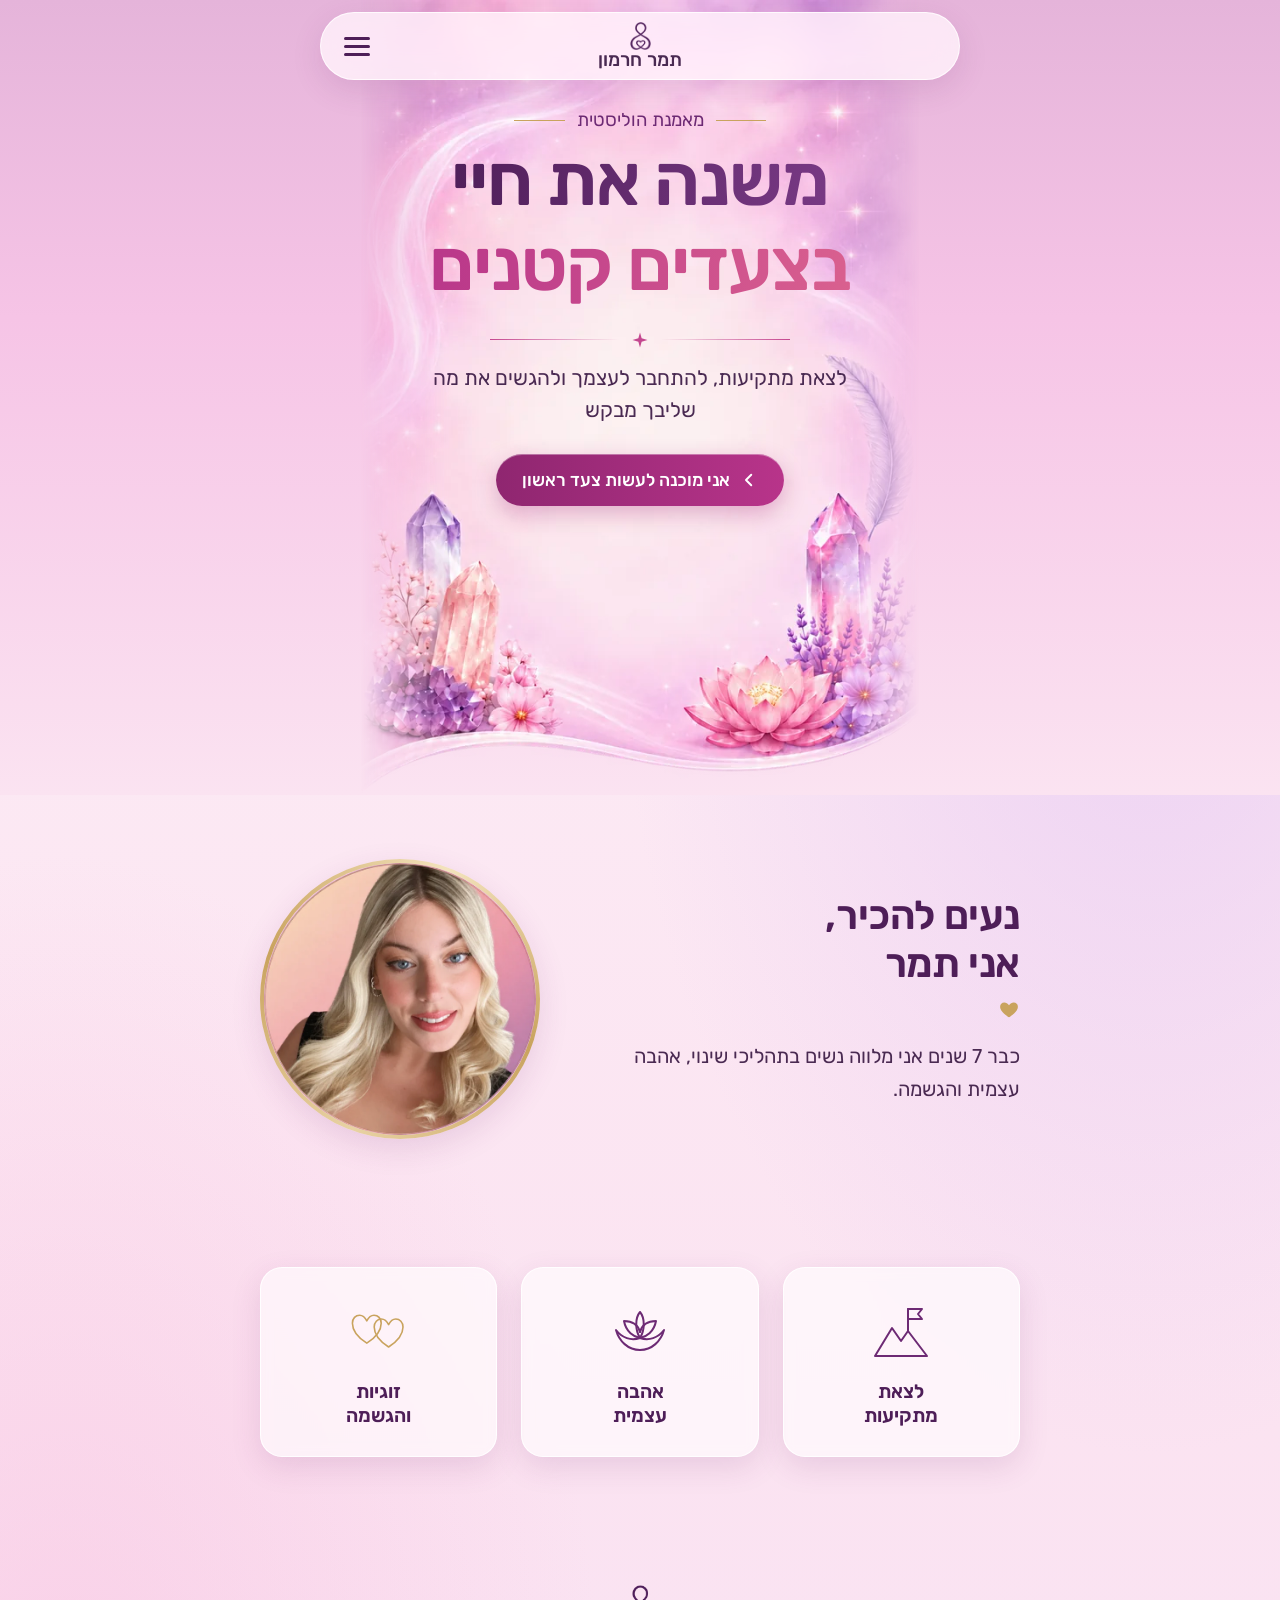
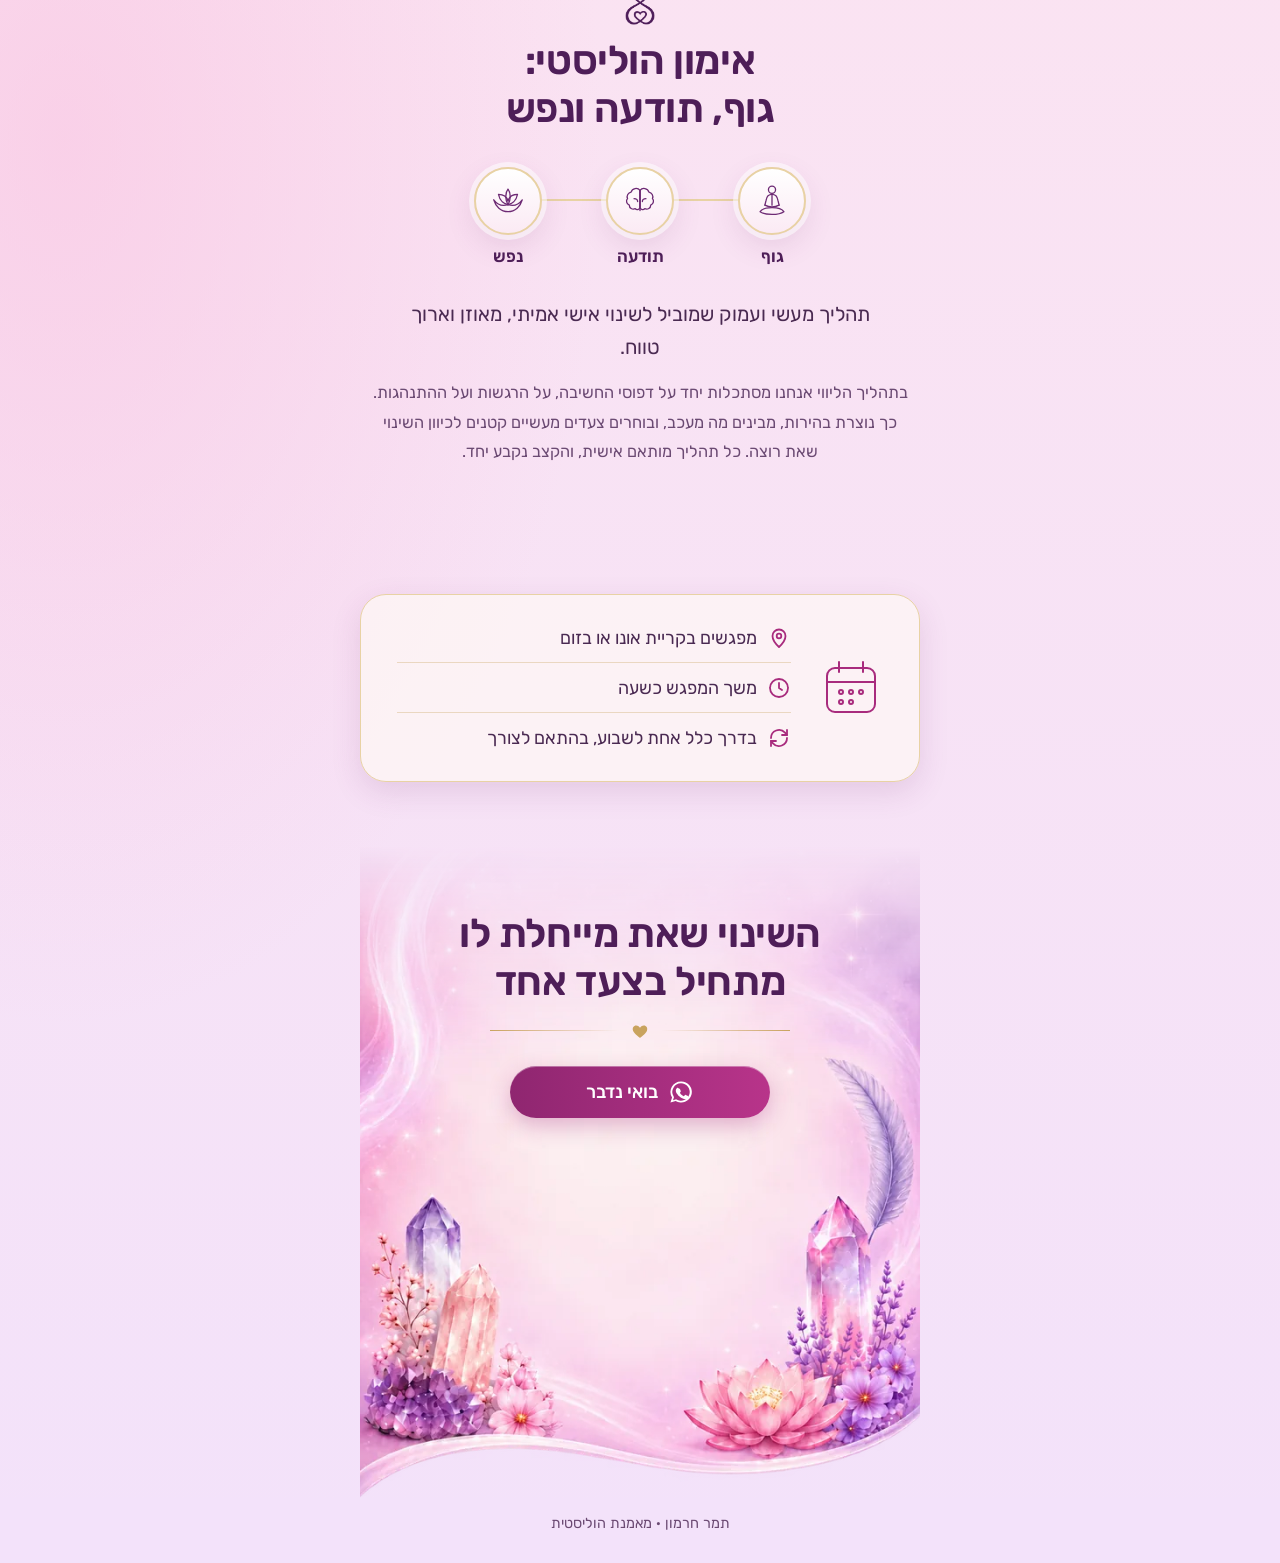
<file: site/tamar/index.html>
<!DOCTYPE html>
<html lang="he" dir="rtl">
<head>
<meta charset="utf-8">
<meta name="viewport" content="width=device-width, initial-scale=1">
<title>תמר חרמון | מאמנת הוליסטית</title>
<meta name="description" content="תמר חרמון, מאמנת הוליסטית. ליווי נשים בתהליכי שינוי, אהבה עצמית והגשמה: לצאת מתקיעות, להתחבר לעצמך ולהגשים את מה שליבך מבקש.">
<meta name="theme-color" content="#f6d9ec">
<meta property="og:type" content="website">
<meta property="og:locale" content="he_IL">
<meta property="og:title" content="תמר חרמון | מאמנת הוליסטית">
<meta property="og:description" content="לצאת מתקיעות, להתחבר לעצמך ולהגשים את מה שליבך מבקש.">
<link rel="canonical" href="https://nivcreative.com/tamar/">

<link rel="preload" href="assets/rubik-hebrew.woff2" as="font" type="font/woff2" crossorigin>
<link rel="preload" as="image" href="assets/hero-bg-640.webp" imagesrcset="assets/hero-bg-640.webp 640w, assets/hero-bg.webp 941w" imagesizes="(max-width: 560px) 100vw, 560px">
<link rel="stylesheet" href="tamar.css">
<script>document.documentElement.classList.add('tm-js');</script>
</head>
<body class="tm">

<a class="tm-skip" href="#main">דלגי לתוכן</a>

<!-- ============ HEADER (floating pill) ============ -->
<header class="tm-header" id="top">
  <div class="tm-header__pill">
    <span class="tm-header__spacer" aria-hidden="true"></span>
    <a class="tm-brand" href="#top" aria-label="תמר חרמון, לתחילת העמוד">
      <img class="tm-brand__mark" src="assets/logo-mark.webp" width="192" height="259" alt="">
      <span class="tm-brand__name">תמר חרמון</span>
    </a>
    <button class="tm-burger" type="button" aria-expanded="false" aria-controls="tm-menu" aria-label="פתיחת תפריט">
      <span class="tm-burger__bars" aria-hidden="true"><i></i><i></i><i></i></span>
    </button>
  </div>
  <nav class="tm-menu" id="tm-menu" aria-label="ניווט בעמוד" hidden>
    <ul>
      <li><a href="#about">נעים להכיר</a></li>
      <li><a href="#focus">תחומי ליווי</a></li>
      <li><a href="#coaching">אימון הוליסטי</a></li>
      <li><a href="#sessions">על המפגשים</a></li>
      <li><a href="#contact">בואי נדבר</a></li>
    </ul>
  </nav>
</header>

<main id="main">

<!-- ============ 1. HERO ============ -->
<section class="tm-hero" aria-labelledby="tm-hero-title">
  <div class="tm-hero__stage">
    <img class="tm-hero__bg" src="assets/hero-bg.webp"
         srcset="assets/hero-bg-640.webp 640w, assets/hero-bg.webp 941w"
         sizes="(max-width: 560px) 100vw, 560px"
         width="941" height="1336" alt="" fetchpriority="high" decoding="async">
    <div class="tm-hero__content">
      <p class="tm-eyebrow"><span>מאמנת הוליסטית</span></p>
      <h1 id="tm-hero-title" class="tm-hero__title">
        <span class="tm-grad-plum">משנה את חיי</span>
        <span class="tm-grad-rose">בצעדים קטנים</span>
      </h1>
      <div class="tm-divider" aria-hidden="true"><svg viewBox="0 0 24 24"><path d="M12 2l2.2 7.8L22 12l-7.8 2.2L12 22l-2.2-7.8L2 12l7.8-2.2z"/></svg></div>
      <p class="tm-hero__lead">לצאת מתקיעות, להתחבר לעצמך ולהגשים את מה שליבך מבקש</p>
      <a class="tm-btn" href="#contact" data-scroll-contact>
        <svg class="tm-btn__arrow" viewBox="0 0 24 24" aria-hidden="true"><path d="M15 5l-7 7 7 7"/></svg>
        <span>אני מוכנה לעשות צעד ראשון</span>
      </a>
    </div>
  </div>
</section>

<!-- ============ 2. INTRODUCTION ============ -->
<section class="tm-section tm-intro" id="about" aria-labelledby="tm-about-title">
  <div class="tm-wrap tm-intro__grid">
    <div class="tm-intro__text tm-reveal">
      <h2 id="tm-about-title" class="tm-h2">נעים להכיר,<br>אני תמר</h2>
      <div class="tm-heart" aria-hidden="true"><svg viewBox="0 0 24 24"><path d="M12 21s-7.5-4.6-9.3-9.4C1.4 8 3.6 4.8 6.9 4.8c2 0 3.5 1.1 5.1 3 1.6-1.9 3.1-3 5.1-3 3.300 0 5.500 3.200 4.200 6.800C19.500 16.400 12 21 12 21z"/></svg></div>
      <p class="tm-lead">כבר 7 שנים אני מלווה נשים בתהליכי שינוי, אהבה עצמית והגשמה.</p>
    </div>
    <!-- Portrait: replace assets/tamar-portrait.webp (square, ~640px) to change the photo -->
    <figure class="tm-portrait tm-reveal">
      <span class="tm-portrait__ring">
        <img src="assets/tamar-portrait.webp" width="640" height="640" alt="תמר חרמון" loading="lazy" decoding="async">
      </span>
    </figure>
  </div>
</section>

<!-- ============ 3. AREAS OF SUPPORT ============ -->
<section class="tm-section" id="focus" aria-labelledby="tm-focus-title">
  <div class="tm-wrap">
    <h2 id="tm-focus-title" class="tm-sr">תחומי הליווי</h2>
    <ul class="tm-cards">
      <li class="tm-card tm-reveal">
        <svg class="tm-icon tm-icon--lg" viewBox="0 0 64 64" aria-hidden="true"><path d="M6 56l17-28 9 13 7-10 19 25z"/><path d="M39 31V9"/><path d="M39 9h14l-4 5 4 5H39"/></svg>
        <h3>לצאת<br>מתקיעות</h3>
      </li>
      <li class="tm-card tm-reveal">
        <svg class="tm-icon tm-icon--lg" viewBox="0 0 64 64" aria-hidden="true"><path d="M32 12c-5 6-5 18 0 26 5-8 5-20 0-26z"/><path d="M32 38c-6-1-14-6-16-17 8 0 14 4 16 11"/><path d="M32 38c6-1 14-6 16-17-8 0-14 4-16 11"/><path d="M32 38c-9 3-18 0-24-8 3 11 12 20 24 20s21-9 24-20c-6 8-15 11-24 8z"/></svg>
        <h3>אהבה<br>עצמית</h3>
      </li>
      <li class="tm-card tm-reveal">
        <svg class="tm-icon tm-icon--lg tm-icon--gold" viewBox="0 0 64 64" aria-hidden="true"><path d="M24 50C10 41 6 32 6 25c0-6 4-10 9-10 4 0 7 3 9 7 2-4 5-7 9-7 5 0 9 4 9 10 0 7-4 16-18 25z" transform="translate(-1 0) scale(.8) translate(2 4)"/><path d="M40 52C26 43 22 34 22 27c0-6 4-10 9-10 4 0 7 3 9 7 2-4 5-7 9-7 5 0 9 4 9 10 0 7-4 16-18 25z" transform="translate(8 -1) scale(.8) translate(2 8)"/></svg>
        <h3>זוגיות<br>והגשמה</h3>
      </li>
    </ul>
  </div>
</section>

<!-- ============ 4. WHAT IS HOLISTIC COACHING ============ -->
<section class="tm-section tm-holistic" id="coaching" aria-labelledby="tm-coaching-title">
  <div class="tm-wrap tm-center">
    <img class="tm-holistic__mark tm-reveal" src="assets/logo-mark.webp" width="192" height="259" alt="" loading="lazy">
    <h2 id="tm-coaching-title" class="tm-h2 tm-reveal">אימון הוליסטי:<br>גוף, תודעה ונפש</h2>

    <ul class="tm-trio tm-reveal">
      <li>
        <span class="tm-node">
          <svg class="tm-icon" viewBox="0 0 64 64" aria-hidden="true"><circle cx="32" cy="13" r="6"/><path d="M32 21c-6 0-9 4-10 10l-2 8M32 21c6 0 9 4 10 10l2 8"/><path d="M32 21v18"/><path d="M12 50c6-9 34-9 40 0-8 6-32 6-40 0z"/><path d="M20 39c8 4 16 4 24 0"/></svg>
        </span>
        <span class="tm-trio__label">גוף</span>
      </li>
      <li>
        <span class="tm-node">
          <svg class="tm-icon" viewBox="0 0 64 64" aria-hidden="true"><path d="M32 14c-4-5-13-4-15 3-5 1-8 6-6 11-3 3-2 9 3 11 0 5 5 8 10 6 3 3 8 1 8-3z"/><path d="M32 14c4-5 13-4 15 3 5 1 8 6 6 11 3 3 2 9-3 11 0 5-5 8-10 6-3 3-8 1-8-3z"/><path d="M32 14v34"/><path d="M22 28c4 0 6 2 6 5M42 28c-4 0-6 2-6 5"/></svg>
        </span>
        <span class="tm-trio__label">תודעה</span>
      </li>
      <li>
        <span class="tm-node">
          <svg class="tm-icon" viewBox="0 0 64 64" aria-hidden="true"><path d="M32 12c-5 6-5 18 0 26 5-8 5-20 0-26z"/><path d="M32 38c-6-1-14-6-16-17 8 0 14 4 16 11"/><path d="M32 38c6-1 14-6 16-17-8 0-14 4-16 11"/><path d="M32 38c-9 3-18 0-24-8 3 11 12 20 24 20s21-9 24-20c-6 8-15 11-24 8z"/></svg>
        </span>
        <span class="tm-trio__label">נפש</span>
      </li>
    </ul>

    <p class="tm-lead tm-reveal">תהליך מעשי ועמוק שמוביל לשינוי אישי אמיתי, מאוזן וארוך טווח.</p>
    <p class="tm-body tm-reveal">בתהליך הליווי אנחנו מסתכלות יחד על דפוסי החשיבה, על הרגשות ועל ההתנהגות. כך נוצרת בהירות, מבינים מה מעכב, ובוחרים צעדים מעשיים קטנים לכיוון השינוי שאת רוצה. כל תהליך מותאם אישית, והקצב נקבע יחד.</p>
  </div>
</section>

<!-- ============ 5. SESSION DETAILS ============ -->
<section class="tm-section" id="sessions" aria-labelledby="tm-sessions-title">
  <div class="tm-wrap">
    <h2 id="tm-sessions-title" class="tm-sr">פרטי המפגשים</h2>
    <div class="tm-info tm-reveal">
      <svg class="tm-icon tm-icon--lg tm-info__cal" viewBox="0 0 64 64" aria-hidden="true"><rect x="8" y="12" width="48" height="44" rx="8"/><path d="M8 26h48M20 6v10M44 6v10"/><circle cx="22" cy="36" r="2"/><circle cx="32" cy="36" r="2"/><circle cx="42" cy="36" r="2"/><circle cx="22" cy="46" r="2"/><circle cx="32" cy="46" r="2"/></svg>
      <ul>
        <li>
          <svg class="tm-icon tm-icon--sm" viewBox="0 0 24 24" aria-hidden="true"><path d="M12 21s-6.500-6-6.500-11a6.500 6.500 0 0 1 13 0c0 5-6.500 11-6.500 11z"/><circle cx="12" cy="10" r="2.300"/></svg>
          <span>מפגשים בקריית אונו או בזום</span>
        </li>
        <li>
          <svg class="tm-icon tm-icon--sm" viewBox="0 0 24 24" aria-hidden="true"><circle cx="12" cy="12" r="9"/><path d="M12 7v5l3 2"/></svg>
          <span>משך המפגש כשעה</span>
        </li>
        <li>
          <svg class="tm-icon tm-icon--sm" viewBox="0 0 24 24" aria-hidden="true"><path d="M4 12a8 8 0 0 1 14-5.300L20 9"/><path d="M20 4v5h-5"/><path d="M20 12a8 8 0 0 1-14 5.300L4 15"/><path d="M4 20v-5h5"/></svg>
          <span>בדרך כלל אחת לשבוע, בהתאם לצורך</span>
        </li>
      </ul>
    </div>
  </div>
</section>

<!-- ============ 6. FINAL CTA / CONTACT ============ -->
<section class="tm-section tm-final" id="contact" aria-labelledby="tm-final-title">
  <img class="tm-final__bg" src="assets/hero-bg-640.webp" width="640" height="909" alt="" loading="lazy" decoding="async">
  <div class="tm-wrap tm-center tm-final__inner">
    <h2 id="tm-final-title" class="tm-h2 tm-reveal">השינוי שאת מייחלת לו<br>מתחיל בצעד אחד</h2>
    <div class="tm-divider tm-divider--gold" aria-hidden="true"><svg viewBox="0 0 24 24"><path d="M12 21s-7.500-4.600-9.300-9.400C1.400 8 3.600 4.800 6.900 4.800c2 0 3.500 1.100 5.100 3 1.600-1.900 3.100-3 5.100-3 3.300 0 5.500 3.200 4.200 6.800C19.500 16.400 12 21 12 21z"/></svg></div>
    <!--
      CONTACT DESTINATION (not configured yet)
      No WhatsApp number exists in the project, so none was invented.
      To enable WhatsApp: open tamar.js and set CONFIG.whatsapp to the number in
      international format without "+" or spaces (e.g. "9725XXXXXXXX").
      The WhatsApp icon appears automatically once a number is set.
      Until then this button just anchors to this section.
    -->
    <a class="tm-btn tm-btn--wide tm-reveal" href="#contact" id="tm-contact-btn">
      <svg class="tm-btn__wa" viewBox="0 0 32 32" aria-hidden="true" hidden><path d="M16 3a13 13 0 0 0-11 19.800L3 29l6.400-2A13 13 0 1 0 16 3zm0 2.300a10.700 10.700 0 1 1-5.600 19.800l-.4-.2-3.800 1.100 1.200-3.700-.3-.4A10.700 10.700 0 0 1 16 5.300zm-4.100 5.600c-.3 0-.7.100-1 .5-.4.400-1.300 1.300-1.300 3s1.300 3.500 1.500 3.700c.2.200 2.600 4.100 6.400 5.600 3.100 1.200 3.800 1 4.400.9.700-.1 2.200-.9 2.500-1.800.3-.9.300-1.600.2-1.800l-.6-.3-2.300-1.100c-.3-.1-.6-.2-.8.200l-1 1.200c-.2.200-.4.300-.7.100-.3-.1-1.400-.5-2.600-1.600-1-.9-1.600-2-1.800-2.300-.2-.3 0-.5.100-.7l.5-.6c.1-.2.200-.3.300-.5.100-.2 0-.4 0-.6l-1-2.400c-.2-.6-.5-.5-.7-.5h-.1z"/></svg>
      <span>בואי נדבר</span>
    </a>
  </div>
</section>

</main>

<footer class="tm-footer">
  <p>תמר חרמון · מאמנת הוליסטית</p>
</footer>

<script src="tamar.js" defer></script>
</body>
</html>
</file>
<file: bereshit/style.css>
:root{
  --cream:#faf5ec; --cream-2:#f3ebdd; --beige:#eadcc4; --ink:#2f2f2a; --muted:#5d5a4f;
  --olive:#3f4435; --forest:#4a5240; --gold:#c49a52; --line:#e6dccb;
  --max:1240px; --r:18px;
}
*{box-sizing:border-box;margin:0}
html{scroll-behavior:smooth;scroll-padding-top:90px}
html,body{overflow-x:clip}
body{font-family:'Heebo',system-ui,sans-serif;font-weight:300;color:var(--ink);background:var(--cream);line-height:1.7;-webkit-font-smoothing:antialiased}
img{display:block;max-width:100%}
a{color:inherit;text-decoration:none}
h1,h2,h3{font-weight:300;line-height:1.15}
.sr-only{position:absolute;width:1px;height:1px;overflow:hidden;clip:rect(0 0 0 0)}
.skip{position:absolute;top:-60px;right:8px;background:var(--olive);color:#fff;padding:8px 14px;border-radius:8px;z-index:100}
.skip:focus{top:8px}
.ico{width:18px;height:18px;flex:none}
.ico-lg{width:42px;height:42px;color:var(--gold);flex:none}
.ico-sun{width:44px;height:44px;color:var(--gold)}
.ico-wa{width:22px;height:22px;color:var(--gold)}
.rule{display:block;width:36px;height:1px;background:var(--gold)}
.rule.center{margin:14px auto 0}
.eyebrow{color:var(--gold);font-size:.85rem;letter-spacing:.06em;font-weight:400}
.sub{color:var(--muted);font-size:1.05rem}

.btn{display:inline-flex;align-items:center;justify-content:center;gap:12px;background:var(--olive);color:#fff;border-radius:999px;padding:15px 34px;font-size:1rem;font-weight:400;border:0;cursor:pointer;font-family:inherit;transition:background .2s,transform .2s}
.btn:hover{background:#2c3024;transform:translateY(-1px)}
.btn:focus-visible,a:focus-visible,summary:focus-visible,input:focus-visible{outline:2px solid var(--gold);outline-offset:3px}
.btn-sm{padding:10px 22px;font-size:.9rem}
.btn-block{width:100%}
.btn:disabled{opacity:.6;cursor:wait}

/* header */
.site-header{position:sticky;top:0;z-index:50;display:flex;align-items:center;justify-content:space-between;gap:24px;padding:14px clamp(16px,4vw,48px);background:rgba(250,245,236,.92);backdrop-filter:blur(8px)}
.brand img{height:46px;width:auto}
.nav{display:flex;gap:0;font-size:.92rem}
.nav a{padding:0 22px;border-inline-start:1px solid var(--line)}
.nav a:first-child{border-inline-start:0}
.nav a:hover{color:var(--gold)}

/* hero */
.hero{position:relative;display:grid;grid-template-columns:1fr 1fr;min-height:min(78vh,720px);overflow:hidden;background:var(--cream-2)}
.hero-img{position:absolute;inset:0 auto 0 0;width:68%}
.hero-img img{width:100%;height:100%;object-fit:cover;object-position:30% 62%}
.hero-panel{grid-column:1;position:relative;display:flex;align-items:center;justify-content:center;background:linear-gradient(160deg,#fbf6ec,#f1e6d2);padding:48px clamp(24px,5vw,80px);
  border-radius:55% 0 0 55% / 100% 0 0 100%;box-shadow:-30px 0 60px -30px rgba(60,50,30,.25)}
.hero-copy{position:relative;display:flex;flex-direction:column;align-items:center;text-align:center;gap:18px;max-width:440px}
.hero-copy h1{font-size:clamp(2.6rem,5.2vw,4.6rem);font-weight:300;letter-spacing:-.01em}
.hero-copy .lead{font-size:1.2rem;color:var(--muted);line-height:1.6}
.more{display:inline-flex;align-items:center;gap:6px;font-size:.85rem;color:var(--muted)}

/* trust */
.trust{display:grid;grid-template-columns:repeat(3,1fr);max-width:var(--max);margin:0 auto;padding:32px 24px}
.trust-item{display:flex;align-items:center;justify-content:center;gap:16px;font-size:1.05rem;font-weight:400;border-inline-start:1px solid var(--line)}
.trust-item:first-child{border-inline-start:0}
.trust-item .ico-lg{width:34px;height:34px}

/* change */
.change{background:var(--cream-2);padding:72px 24px;text-align:center}
.change h2,.steps h2,.faq h2{font-size:clamp(1.8rem,3.4vw,2.7rem)}
.change .sub{margin:8px 0 40px}
.cards{display:grid;grid-template-columns:repeat(4,1fr);gap:20px;max-width:var(--max);margin:0 auto}
.card{background:var(--cream);border:1px solid var(--line);border-radius:var(--r);padding:30px 20px;display:flex;flex-direction:column;align-items:center;gap:10px;transition:transform .25s,box-shadow .25s}
.card:hover{transform:translateY(-4px);box-shadow:0 12px 30px -16px rgba(60,50,30,.35)}
.card h3{font-size:1.25rem;font-weight:400;margin-top:6px}
.card p{color:var(--muted);font-size:.95rem}

/* about */
.about{display:grid;grid-template-columns:1fr 1.15fr;align-items:stretch;background:var(--cream)}
.about-text{padding:clamp(40px,6vw,90px) clamp(24px,5vw,80px);display:flex;flex-direction:column;gap:18px;justify-content:center;max-width:620px;margin-inline-start:auto}
.about-text h2{font-size:clamp(2.2rem,4.2vw,3.4rem)}
.about-text p{color:var(--muted)}
.signature{display:flex;align-items:center;gap:14px;margin-top:6px}
.signature .rule{width:46px}
.sig{font-family:'Gveret Levin',cursive;font-size:2rem;color:var(--ink);transform:rotate(-4deg)}
.about-img{position:relative;overflow:hidden;min-height:420px}
.about-img img{position:absolute;inset:0;width:100%;height:100%;object-fit:cover;object-position:50% 70%}
.about-img::after{content:"";position:absolute;inset:0 0 0 auto;width:120px;background:var(--cream);border-radius:100% 0 0 100% / 50%;transform:translateX(60px)}

/* steps */
.steps{background:var(--forest);color:#f3ecdc;text-align:center;padding:64px 24px 72px;position:relative;overflow:hidden}
.steps .sub{color:#d3cdb8;margin:8px 0 44px}
.steps-grid{list-style:none;padding:0;display:grid;grid-template-columns:repeat(3,1fr);max-width:var(--max);margin:0 auto;text-align:start}
.steps-grid li{padding:6px 36px;border-inline-start:1px solid rgba(196,154,82,.45)}
.steps-grid li:first-child{border-inline-start:0}
.num{display:block;font-size:2.8rem;color:var(--gold);font-weight:300;line-height:1.2}
.steps-grid h3{font-size:1.3rem;font-weight:400;margin:4px 0 8px}
.steps-grid p{color:#d3cdb8;font-size:.95rem}

/* training */
.training{display:grid;grid-template-columns:1.1fr 1fr;align-items:center;background:var(--cream);overflow:hidden}
.training-text{display:flex;flex-direction:column;gap:18px;padding:60px clamp(24px,5vw,80px);max-width:640px;margin-inline-start:auto;align-items:flex-start}
.training-text h2{font-size:clamp(2rem,4vw,3.2rem)}
.training-text p{color:var(--muted)}
.training-img{position:relative;height:100%;min-height:420px}
.training-img>img{position:absolute;inset:0;width:100%;height:100%;object-fit:cover;border-start-start-radius:0;border-radius:50% 0 0 0 / 38% 0 0 0}
.inset{position:absolute;inset-block-end:28px;inset-inline-start:28px;width:min(34%,230px);aspect-ratio:1/1.05;border:3px solid #fff;border-radius:16px;overflow:hidden;box-shadow:0 10px 30px -10px rgba(0,0,0,.35)}
.inset img{width:100%;height:100%;object-fit:cover;object-position:55% 40%}

/* faq */
.faq{padding:64px 24px 72px;text-align:center;background:var(--cream)}
.faq-list{max-width:1100px;margin:34px auto 0;display:grid;gap:12px;text-align:start}
details{background:#fffaf1;border:1px solid var(--line);border-radius:12px}
summary{list-style:none;cursor:pointer;display:flex;align-items:center;justify-content:space-between;gap:16px;padding:16px 22px;font-weight:400;font-size:1.02rem}
summary::-webkit-details-marker{display:none}
summary::after{content:"+";color:var(--gold);font-size:1.5rem;line-height:1;font-weight:200;order:-1}
details[open] summary::after{content:"–"}
details p{padding:0 22px 20px;color:var(--muted)}

/* cta */
.cta{display:grid;grid-template-columns:1fr 1fr;align-items:stretch;background:linear-gradient(90deg,#eadcc4,#f0e3cd);border-radius:0 80px 0 0;overflow:hidden}
.cta-form{padding:clamp(40px,6vw,80px) clamp(24px,6vw,90px);display:flex;flex-direction:column;gap:14px;max-width:640px;margin-inline-start:auto;width:100%}
.cta-form h2{font-size:clamp(1.8rem,3.4vw,2.6rem)}
.cta-form .sub{margin-bottom:10px}
form{display:flex;flex-direction:column;gap:12px}
input[type=text],input[type=tel]{font:inherit;width:100%;padding:15px 20px;border:1px solid var(--line);border-radius:10px;background:#fffdf8;color:var(--ink)}
input::placeholder{color:#9b958a}
.hp{position:absolute;width:1px;height:1px;overflow:hidden;clip:rect(0 0 0 0);opacity:0}
.form-msg{min-height:1.4em;font-size:.92rem;text-align:center}
.form-msg.ok{color:#3c6b37}.form-msg.err{color:#a3402d}
.wa{display:inline-flex;align-items:center;justify-content:center;gap:10px;color:var(--muted);font-size:.95rem;margin-top:4px}
.wa:hover{color:var(--ink)}
.cta-img{position:relative;min-height:380px}
.cta-img img{position:absolute;inset:0;width:100%;height:100%;object-fit:cover;object-position:20% 40%;border-radius:0 0 0 0}

/* footer */
.site-footer{display:grid;grid-template-columns:1fr auto 1fr;align-items:center;gap:20px;padding:28px clamp(16px,4vw,48px);background:var(--cream)}
.social{display:flex;gap:16px}
.social a{display:grid;place-items:center;width:34px;height:34px}
.social a:hover{color:var(--gold)}
.brand-foot img{height:54px}
.legal{display:flex;gap:12px;justify-content:flex-end;font-size:.85rem;color:var(--muted)}
.legal span{color:var(--line)}
.legal a:hover{color:var(--ink)}

/* responsive */
@media (max-width:900px){
  .nav{display:none}
  .hero{grid-template-columns:1fr;min-height:0}
  .hero-img{position:relative;width:100%;height:56vh;inset:auto;grid-column:1;grid-row:1}
  .hero-img img{object-position:25% 35%}
  .hero-panel{grid-row:2;grid-column:1;padding:40px 24px 52px;border-radius:0;box-shadow:none;margin-top:-28px;border-radius:28px 28px 0 0;z-index:1}
  .trust{grid-template-columns:1fr;gap:18px;padding:24px}
  .trust-item{border:0;justify-content:flex-start}
  .cards{grid-template-columns:repeat(2,1fr)}
  .about,.training,.cta{grid-template-columns:1fr}
  .about-text,.training-text,.cta-form{max-width:none}
  .about-img{min-height:320px}.about-img::after{display:none}
  .training-img{min-height:360px}
  .training-img>img{border-radius:0}
  .steps-grid{grid-template-columns:1fr;gap:28px}
  .steps-grid li{border:0;padding:0 8px;border-top:0}
  .cta{border-radius:0 48px 0 0}
  .cta-img{min-height:240px;order:2}
  .site-footer{grid-template-columns:1fr;justify-items:center;text-align:center}
  .legal{justify-content:center}
}
@media (max-width:520px){
  .cards{grid-template-columns:1fr}
  .btn-sm{padding:9px 16px}
  .brand img{height:38px}
}
@media (prefers-reduced-motion:reduce){*{transition:none!important;scroll-behavior:auto!important}}
</file>
<file: nivcreative-home/assets/style.css>
:root{
  --ink:#0d0f2b; --muted:#5d627d; --brand:#5b3df5; --blue:#2f6bff; --purple:#a23df0;
  --line:#e7e8f6; --bg:#f7f8ff; --card:#fff;
  --grad:linear-gradient(90deg,#2f6bff,#5b3df5 55%,#a23df0);
  --shadow:0 10px 30px rgba(70,70,160,.10);
  --r:22px;
}
*{box-sizing:border-box;margin:0;padding:0}
html{scroll-behavior:smooth;scroll-padding-top:90px}
body{font-family:'Heebo',system-ui,-apple-system,'Segoe UI',Arial,sans-serif;color:var(--ink);background:linear-gradient(180deg,#fbfbff,#f4f5ff 40%,#fbfbff);line-height:1.6;overflow-x:hidden;-webkit-font-smoothing:antialiased}
a{color:inherit;text-decoration:none}
svg{display:block}
.wrap{width:min(1200px,92%);margin-inline:auto}
.grad{background:linear-gradient(90deg,#1f7bff,#4a45f5 55%,#7a3df0);-webkit-background-clip:text;background-clip:text;color:transparent}

/* buttons */
.btn{display:inline-flex;align-items:center;gap:10px;font:inherit;font-weight:700;border-radius:999px;padding:12px 26px;cursor:pointer;border:1px solid transparent;transition:transform .25s,box-shadow .25s,background .25s;white-space:nowrap}
.btn svg{width:18px;height:18px}
.btn-primary{background:linear-gradient(90deg,#5b3df5,#7a3df0);color:#fff;box-shadow:0 8px 22px rgba(91,61,245,.35)}
.btn-primary:hover{transform:translateY(-3px);box-shadow:0 14px 30px rgba(91,61,245,.45)}
.btn-ghost{background:#fff;color:var(--ink);border-color:var(--line);box-shadow:0 4px 14px rgba(70,70,160,.08)}
.btn-ghost:hover{transform:translateY(-3px);border-color:#cfd0f5}
.btn-white{background:#fff;color:#1b1f5e}
.btn-white:hover{transform:translateY(-3px);box-shadow:0 14px 30px rgba(0,0,40,.3)}
.btn-lg{padding:15px 30px;font-size:1.02rem}
.btn-sm{padding:10px 22px;font-size:.9rem}
.play{width:30px;height:30px;border-radius:50%;border:1.5px solid var(--ink);display:grid;place-items:center}
.play svg{width:16px;height:16px}

/* nav */
.nav{position:fixed;inset:0 0 auto 0;z-index:50;transition:background .3s,box-shadow .3s,padding .3s;padding:14px 0}
.nav.scrolled{background:rgba(255,255,255,.82);backdrop-filter:blur(14px);box-shadow:0 4px 24px rgba(60,60,140,.08);padding:8px 0}
.nav-in{display:flex;align-items:center;justify-content:space-between;gap:24px;direction:ltr}
.logo{display:flex;align-items:center;gap:10px;font-weight:800;font-size:1.65rem;letter-spacing:-.5px;direction:ltr}
.logo small{font-size:.62em;font-weight:600;color:#3a6bff}
.logo img{height:46px;width:auto}
.logo.sm img{height:34px}
.menu{display:flex;align-items:center;gap:30px;direction:rtl;font-weight:500;font-size:.95rem}
.menu a:not(.btn){position:relative;padding:6px 0;transition:color .2s}
.menu a:not(.btn)::after{content:"";position:absolute;inset:auto 0 -2px 0;height:2px;background:var(--brand);transform:scaleX(0);transition:transform .3s}
.menu a:not(.btn):hover::after,.menu a.active::after{transform:scaleX(1)}
.menu a.active{color:var(--brand);font-weight:700}
.menu-cta{display:none}
.burger{display:none;background:none;border:0;width:40px;height:40px;cursor:pointer;flex-direction:column;justify-content:center;gap:6px;align-items:center}
.burger span{display:block;width:24px;height:2.5px;background:var(--ink);border-radius:2px;transition:.3s}
.burger[aria-expanded=true] span:nth-child(1){transform:translateY(8.5px) rotate(45deg)}
.burger[aria-expanded=true] span:nth-child(2){opacity:0}
.burger[aria-expanded=true] span:nth-child(3){transform:translateY(-8.5px) rotate(-45deg)}

/* hero */
.hero{position:relative;padding:130px 0 40px;overflow:hidden}
.blob{position:absolute;border-radius:50%;filter:blur(80px);opacity:.5;z-index:0;animation:blob 14s ease-in-out infinite alternate}
.b1{width:520px;height:520px;background:#cfd6ff;top:-120px;right:-80px}
.b2{width:420px;height:420px;background:#e6d2ff;top:220px;right:30%;animation-delay:-6s}
@keyframes blob{to{transform:translate(-40px,40px) scale(1.15)}}
.hero-grid{position:relative;z-index:1;display:grid;grid-template-columns:1fr 1.15fr;gap:20px;align-items:center;direction:ltr}
.hero-text{direction:rtl;text-align:right}
.hero h1{font-size:clamp(2.2rem,4vw,3.6rem);line-height:1.12;font-weight:900;letter-spacing:-1px}
.hero p{margin:26px 0 30px;color:#464a66;font-size:1.05rem;max-width:520px}
.hero-btns{display:flex;gap:14px;flex-wrap:wrap}
.trust{margin-top:40px}
.trust-t{font-size:.78rem;color:var(--muted)}
.platforms{display:flex;gap:26px;margin-top:12px;align-items:center;flex-wrap:wrap;direction:ltr;justify-content:flex-end;font-weight:700;color:#4a4d66;filter:grayscale(.2)}
.platforms i{font-style:normal;margin-inline-end:5px}
.p-wix{font-size:1.4rem;font-weight:800;color:#6b6e84}
.p-shop{font-style:italic}.p-shop i{color:#5a8f2a}
.p-wp{font-family:Georgia,serif;font-size:.85rem}
.p-fig i{color:#f24e1e}
.p-web i{color:#4353ff;font-style:italic;font-weight:900}

/* hero art */
.hero-art{position:relative;height:560px;direction:ltr;perspective:1200px}
.hero-art>*{position:absolute}
.platform{inset:auto 6% 4% 6%;height:300px;left:6%}
.disc{position:absolute;left:50%;transform:translateX(-50%);border-radius:50%}
.d1{width:78%;height:130px;bottom:0;background:linear-gradient(180deg,#f4f1ff,#cdbdf6 60%,#a98af0);box-shadow:0 0 0 6px rgba(255,255,255,.7),0 30px 60px rgba(100,70,220,.35),inset 0 4px 10px #fff}
.d2{width:90%;height:150px;bottom:-14px;background:rgba(190,175,255,.35);filter:blur(1px);z-index:-1;border:2px solid rgba(255,255,255,.6)}
.d3{width:104%;height:170px;bottom:-26px;background:rgba(180,200,255,.25);z-index:-2;border:1px solid rgba(255,255,255,.7)}
.glow{position:absolute;left:50%;bottom:50px;width:60%;height:70px;transform:translateX(-50%);background:radial-gradient(closest-side,rgba(140,90,255,.7),transparent);filter:blur(8px);animation:pulseGlow 3s ease-in-out infinite}
@keyframes pulseGlow{50%{opacity:.5;transform:translateX(-50%) scale(1.15)}}
.big-nc{position:absolute;left:50%;bottom:90px;width:300px;transform:translateX(-50%);animation:floatNC 5s ease-in-out infinite;filter:drop-shadow(0 24px 22px rgba(80,50,220,.45)) drop-shadow(8px 8px 0 rgba(60,40,180,.55)) drop-shadow(14px 14px 0 rgba(50,30,150,.35))}
.big-nc img{width:100%;height:auto;display:block}
@keyframes floatNC{50%{transform:translateX(-50%) translateY(-18px)}}

.glass{background:rgba(255,255,255,.62);backdrop-filter:blur(10px);border:1.5px solid rgba(255,255,255,.9);border-radius:16px;box-shadow:0 18px 40px rgba(90,80,200,.2);padding:12px;animation:float 6s ease-in-out infinite;direction:ltr;font-size:.7rem;z-index:3}
@keyframes float{50%{translate:0 -14px}}
.gc-title{font-weight:700;color:#1d2050;margin-bottom:8px;font-size:.78rem}
.card-web{top:70px;left:8%;width:190px;animation-delay:-1s;transform:rotate(-3deg)}
.mini-site{display:grid;grid-template-columns:1fr 1fr;gap:6px}
.mini-site i{height:34px;border-radius:6px;background:linear-gradient(135deg,#dfe6ff,#c8b9ff)}
.mini-site i:first-child{background:#1c2152;grid-column:span 2;height:44px}
.mini-site b{grid-column:span 2;height:8px;border-radius:4px;background:#e3e5f7}
.card-brand{top:20px;right:2%;width:190px;animation-delay:-2.5s;transform:rotate(3deg)}
.dots{display:flex;gap:8px;margin-bottom:10px}.dots i{width:20px;height:20px;border-radius:50%}
.lines i{display:block;height:7px;border-radius:4px;background:#dfe2f6;margin-top:6px}.lines i+i{width:70%}
.card-strategy{bottom:130px;right:0;width:210px;animation-delay:-4s;transform:rotate(2deg)}
.bars{display:flex;gap:7px;align-items:flex-end;height:90px}
.bars i{flex:1;height:var(--h);border-radius:5px 5px 0 0;background:linear-gradient(180deg,#8b5cf6,#3b82f6);transform-origin:bottom;animation:grow 2.6s ease-in-out infinite alternate}
.bars i:nth-child(2){animation-delay:.2s}.bars i:nth-child(3){animation-delay:.4s}.bars i:nth-child(4){animation-delay:.6s}.bars i:nth-child(5){animation-delay:.8s}
@keyframes grow{from{transform:scaleY(.7)}}
.card-stat{top:150px;left:0;width:185px;animation-delay:-3s;direction:rtl}
.card-stat small{color:var(--muted);display:block}
.card-stat strong{direction:ltr;display:block;text-align:right;font-size:1.9rem;color:#1d2050;line-height:1.2}
.card-stat svg{width:100%;height:40px;margin-top:4px}
.draw{stroke-dasharray:200;stroke-dashoffset:200;animation:draw 3s ease-in-out infinite}
@keyframes draw{60%,100%{stroke-dashoffset:0}}
.phone{background:#10122e;border-radius:26px;padding:6px;box-shadow:0 20px 40px rgba(40,30,120,.35);animation:float 7s ease-in-out infinite}
.ph-screen{border-radius:21px;height:100%;background:linear-gradient(160deg,#5b3df5,#2f6bff 70%,#17c8ff);padding:16px 12px;color:#fff;font-weight:800;line-height:1.15;overflow:hidden;position:relative}
.ph-hero{width:90px;height:176px;left:30%;top:210px;z-index:2;animation-delay:-1.5s}
.ph-hero .ph-screen b{display:block;font-size:.9rem}
.ph-hero .ph-screen i{position:absolute;bottom:12px;left:12px;right:12px;height:16px;border-radius:8px;background:#fff;opacity:.9}
.tile{border-radius:20px;display:grid;place-items:center;animation:float 5s ease-in-out infinite;z-index:3}
.t-brush{top:10px;left:50%;width:84px;height:84px;background:linear-gradient(135deg,#5b8bff,#8b5cf6);box-shadow:0 16px 30px rgba(91,61,245,.4);transform:rotate(-8deg);animation-delay:-2s}
.t-brush svg{width:40px;height:40px}
.t-small{bottom:150px;left:46%;width:42px;height:42px;background:linear-gradient(135deg,#c7d3ff,#9db4ff);animation-delay:-3s;opacity:.9}
.orb{border-radius:50%;z-index:0;background:radial-gradient(circle at 30% 30%,#c7a8ff,#7a3df0);animation:float 4s ease-in-out infinite}
.o1{width:14px;height:14px;top:30px;left:42%}.o2{width:22px;height:22px;top:60px;right:-1%;animation-delay:-1s}
.o3{width:12px;height:12px;top:100px;left:18%;animation-delay:-2s}.o4{width:16px;height:16px;bottom:60px;right:6%;animation-delay:-3s}

/* sections */
.sec{padding:60px 0}
.sec-tight{padding-top:20px}
.sec-head{margin-bottom:34px}
.sec-head.center{text-align:center}
.sec-head.row{display:flex;justify-content:space-between;align-items:flex-end;gap:20px;flex-wrap:wrap}
.sec-head h2{font-size:clamp(1.6rem,2.6vw,2.1rem);font-weight:800;letter-spacing:-.5px}
.sec-head p{color:var(--muted);margin-top:4px}

/* services */
.services{display:grid;grid-template-columns:repeat(5,1fr);gap:18px}
.s-card{background:#fff;border:1px solid #eeefff;border-radius:var(--r);padding:26px 20px 22px;box-shadow:var(--shadow);display:flex;flex-direction:column;gap:10px;transition:transform .35s,box-shadow .35s;position:relative;overflow:hidden}
.s-card::before{content:"";position:absolute;inset:0;background:linear-gradient(160deg,rgba(91,61,245,.07),transparent 60%);opacity:0;transition:opacity .35s}
.s-card:hover{transform:translateY(-10px);box-shadow:0 22px 44px rgba(91,61,245,.2)}
.s-card:hover::before{opacity:1}
.ico{width:46px;height:46px;transition:transform .4s}
.s-card:hover .ico{transform:scale(1.15) rotate(-6deg)}
.s-card h3{font-size:1.05rem;font-weight:800}
.s-card p{font-size:.85rem;color:var(--muted);line-height:1.55;flex:1}
.more{display:inline-flex;align-items:center;gap:6px;color:var(--brand);font-weight:700;font-size:.82rem}
.more svg{width:15px;height:15px;transition:transform .3s}
.s-card:hover .more svg{transform:translateX(-6px)}

/* projects */
.projects{display:grid;grid-template-columns:repeat(4,1fr);gap:16px;direction:ltr}
.p-card{display:block;background:#fff;border-radius:18px;overflow:hidden;box-shadow:var(--shadow);border:1px solid #eeefff;transition:transform .4s,box-shadow .4s;direction:rtl}
.p-card:hover{transform:translateY(-10px);box-shadow:0 24px 48px rgba(60,50,180,.25)}
.p-img{height:190px;position:relative;overflow:hidden;display:flex;align-items:center;justify-content:center}
.p-img>*{transition:transform .6s}
.p-card:hover .p-img>*{transform:scale(1.07)}
.p-info{display:flex;align-items:center;gap:10px;padding:10px 14px;direction:ltr;background:#fff}
.p-info strong{font-weight:800;font-size:1rem}
.p-info em{font-style:normal;font-size:.7rem;background:#efeeff;color:#6a5bd0;padding:3px 10px;border-radius:8px;direction:rtl}
.go{margin-inline-start:auto;width:34px;height:34px;border-radius:50%;background:#f1f0ff;color:var(--brand);display:grid;place-items:center;transition:.3s}
.go svg{width:16px;height:16px}
.p-card:hover .go{background:var(--brand);color:#fff}
.pi-data{background:radial-gradient(circle at 50% 40%,#2250c8,#0a1033 70%)}
.pi-lume{background:linear-gradient(135deg,#efe6df,#f8f2ee)}
.pi-horizon{background:linear-gradient(135deg,#1d3a4a,#0b1b26)}
.pi-fit{background:linear-gradient(135deg,#e6e0ff,#b9a6ff 70%,#8d6cf6);gap:0}
.laptop{width:78%;aspect-ratio:16/10.5;background:#0b0e24;border-radius:10px 10px 4px 4px;padding:5px;box-shadow:0 14px 30px rgba(0,0,0,.4);position:relative;margin-inline-end:auto;margin-inline-start:6%}
.laptop::after{content:"";position:absolute;left:-6%;right:-6%;bottom:-8px;height:8px;background:linear-gradient(#cfd3e0,#8b90a6);border-radius:0 0 12px 12px}
.laptop .scr{height:100%;border-radius:6px;background:linear-gradient(135deg,#0a1544,#1a3fb0);color:#fff;font-weight:800;font-size:.7rem;line-height:1.15;padding:12px;position:relative;overflow:hidden;direction:ltr;text-align:left}
.laptop.light .scr{background:#faf4ee;color:#4a3a30}
.serif{font-family:Georgia,serif;font-weight:400;letter-spacing:2px;font-size:.62rem}
.glowline{position:absolute;left:0;right:0;bottom:0;height:50%;background:radial-gradient(ellipse at 30% 100%,#17c8ff,transparent 70%);opacity:.8;animation:pulseGlow 3s infinite}
.face{position:absolute;right:0;top:0;bottom:0;width:48%;background:radial-gradient(circle at 50% 35%,#f1c9ab 0 22%,transparent 23%),radial-gradient(ellipse at 50% 100%,#d9a98a 0 40%,transparent 41%),linear-gradient(#e9d3c2,#d8b9a2)}
.face.s{width:100%;border-radius:0}
.scr.house{background:linear-gradient(#111d2a,#18364a)}
.villa{position:absolute;left:0;right:0;bottom:0;height:55%;background:linear-gradient(transparent 0 30%,#d9e8ea 30% 60%,#0d6b8a 60%);clip-path:polygon(0 40%,60% 40%,60% 20%,100% 20%,100% 100%,0 100%)}
.phone.sm{position:absolute;width:52px;height:100px;right:8%;bottom:20px;animation:none;border-radius:14px;padding:3px}
.phone.sm .ph-screen{border-radius:11px;padding:6px}
.phone.light{background:#f3ece6}.phone.light .ph-screen{background:#f0dccb}
.phone.md{width:82px;height:164px;animation-delay:-2s;border-radius:20px}
.phone.md:first-child{position:relative;left:12px;z-index:2;transform:rotate(-4deg)}
.phone.md.r{position:relative;right:-4px;transform:rotate(6deg) translateY(10px);animation-delay:-4s}
.phone.md .ph-screen{font-size:.72rem;padding:10px 8px}
.ring{position:absolute;left:50%;top:50%;width:46px;height:46px;border-radius:50%;border:6px solid rgba(255,255,255,.9);border-top-color:#17c8ff;translate:-50% -50%;animation:spin 4s linear infinite}
.ring.pink{border-top-color:#ff6bd5;width:44px;height:44px}
.phone.sm .ring{width:24px;height:24px;border-width:4px}
@keyframes spin{to{rotate:360deg}}
.mbars{position:absolute;left:8px;right:8px;bottom:12px;display:flex;gap:4px;align-items:flex-end;height:48px}
.mbars i{flex:1;background:rgba(255,255,255,.85);border-radius:3px;animation:grow 2s ease-in-out infinite alternate;height:100%}
.mbars i:nth-child(1){height:40%}.mbars i:nth-child(2){height:60%;animation-delay:.3s}.mbars i:nth-child(3){height:50%;animation-delay:.6s}.mbars i:nth-child(4){height:90%;animation-delay:.9s}

/* process */
.steps{display:grid;grid-template-columns:repeat(4,1fr);gap:26px;position:relative}
.step{background:#fff;border:1px solid #eeefff;border-radius:var(--r);padding:20px;display:flex;gap:14px;align-items:center;box-shadow:var(--shadow);position:relative;transition:transform .35s,box-shadow .35s}
.step:hover{transform:translateY(-6px);box-shadow:0 18px 38px rgba(91,61,245,.18)}
.step:not(:last-child)::after{content:"";position:absolute;top:50%;left:-26px;width:26px;border-top:2px dotted #8ea6ff}
.step:not(:last-child)::before{content:"";position:absolute;top:50%;left:-17px;width:8px;height:8px;border-radius:50%;background:#7a8cff;translate:0 -50%;animation:dot 2s infinite;z-index:1}
@keyframes dot{50%{transform:scale(1.8);opacity:.4}}
.num{position:absolute;top:12px;right:16px;font-weight:800;font-size:1.35rem;color:var(--brand)}
.s-ico svg{width:46px;height:46px}
.step h3{font-size:1rem;font-weight:800;margin-top:14px}
.step p{font-size:.8rem;color:var(--muted);line-height:1.45}
.step>div:last-child{padding-top:6px}

/* stats */
.stats{display:grid;grid-template-columns:repeat(5,1fr);gap:16px;direction:ltr}
.stat{background:#fff;border:1px solid #eeefff;border-radius:16px;padding:16px 18px;display:flex;align-items:center;gap:14px;box-shadow:var(--shadow);direction:ltr;transition:transform .3s}
.stat:hover{transform:translateY(-5px)}
.stat .ico{width:38px;height:38px;flex:none}
.stat strong{display:block;font-size:1.6rem;font-weight:800;line-height:1.1;color:#1a1d4d}
.stat span{font-size:.78rem;color:var(--muted);direction:rtl;display:block}

/* CTA */
.cta-wrap{padding:30px 0 0}
.cta{position:relative;overflow:hidden;background:linear-gradient(100deg,#2f5bff,#5b3df5 50%,#a23df0);color:#fff;display:flex;align-items:center;justify-content:space-between;gap:30px;padding:36px max(4%,calc((100vw - 1200px)/2));direction:ltr;background-size:200% 100%;animation:bgmove 10s ease-in-out infinite alternate}
@keyframes bgmove{to{background-position:100% 0}}
.cta-shine{position:absolute;inset:0;background:radial-gradient(circle at 20% 50%,rgba(255,255,255,.22),transparent 40%);pointer-events:none}
.cta-brand{display:flex;align-items:center;gap:16px;position:relative}
.cta-nc{width:100px;height:auto;filter:drop-shadow(4px 6px 8px rgba(0,0,60,.4));animation:floatS 4s ease-in-out infinite}
@keyframes floatS{50%{transform:translateY(-8px)}}
.cta-nc{filter:brightness(0) invert(1) drop-shadow(4px 6px 8px rgba(0,0,60,.4))}
.cta-logo{font-size:1.9rem;font-weight:800}.cta-logo small{font-size:.55em;opacity:.8}
.cta-sub{font-size:.9rem;opacity:.9;direction:rtl}
.cta-text{direction:rtl;text-align:right;position:relative}
.cta-text h2{font-size:clamp(1.2rem,2.1vw,1.7rem);font-weight:800}
.cta-text p{opacity:.9}
.pulse{animation:pulseBtn 2.4s infinite;position:relative}
@keyframes pulseBtn{0%{box-shadow:0 0 0 0 rgba(255,255,255,.55)}70%,100%{box-shadow:0 0 0 18px rgba(255,255,255,0)}}

/* footer */
.footer{background:#fff;padding:18px 0;font-size:.8rem}
.foot-in{display:flex;align-items:center;justify-content:space-between;gap:20px;flex-wrap:wrap;direction:ltr}
.social{display:flex;gap:18px}
.social a{width:26px;height:26px;display:grid;place-items:center;font-weight:800;color:#2a2d55;transition:.3s}
.social a:hover{color:var(--brand);transform:translateY(-3px)}
.social svg{width:22px;height:22px}
.foot-links{display:flex;gap:18px;direction:rtl;color:#555a78}
.foot-links a:hover{color:var(--brand)}
.copy{color:#555a78;direction:rtl}

/* reveal */
.reveal{opacity:0;transform:translateY(34px);transition:opacity .8s cubic-bezier(.2,.7,.2,1) var(--d,0s),transform .8s cubic-bezier(.2,.7,.2,1) var(--d,0s)}
.reveal.in{opacity:1;transform:none}
.hero-art{opacity:0;transform:scale(.92);transition:opacity 1.1s .2s,transform 1.1s .2s}
.hero-art.in{opacity:1;transform:none}

/* responsive */
@media(max-width:1100px){
  .services{grid-template-columns:repeat(3,1fr)}
  .projects{grid-template-columns:repeat(2,1fr)}
  .steps{grid-template-columns:repeat(2,1fr)}.step::after,.step::before{display:none!important}
  .stats{grid-template-columns:repeat(3,1fr)}
  .menu{gap:20px}
}
@media(max-width:900px){
  .nav-cta{display:none}
  .burger{display:flex}
  .menu{position:fixed;inset:64px 4% auto 4%;flex-direction:column;align-items:stretch;gap:0;background:#fff;border-radius:20px;box-shadow:0 20px 50px rgba(40,40,120,.25);padding:12px 20px;opacity:0;pointer-events:none;transform:translateY(-12px);transition:.3s;text-align:right}
  .menu.open{opacity:1;pointer-events:auto;transform:none}
  .menu a:not(.btn){padding:13px 0;border-bottom:1px solid var(--line)}
  .menu-cta{display:inline-flex;justify-content:center;margin:14px 0 4px}
  .hero{padding-top:100px}
  .hero-grid{grid-template-columns:1fr;direction:rtl}
  .hero-art{height:480px;order:-1;max-width:560px;margin:0 auto;width:100%}
  .platforms{justify-content:flex-start}
  .cta{flex-direction:column;text-align:center}
  .cta-text{text-align:center}
  .foot-in{justify-content:center;flex-direction:column}
}
@media(max-width:620px){
  .services,.projects,.steps{grid-template-columns:1fr}
  .stats{grid-template-columns:1fr 1fr}
  .hero-art{height:400px}
  .big-nc{width:250px;bottom:50px}
  .glass{transform:scale(.8)}
  .card-brand{right:-4%}.card-web{left:0}.card-stat{top:170px;left:-4%}
  .card-strategy{right:-4%;bottom:90px}
  .btn-lg{padding:13px 22px}
  .hero-btns .btn{flex:1;justify-content:center}
}
@media(prefers-reduced-motion:reduce){*{animation:none!important;transition:none!important}.reveal,.hero-art{opacity:1;transform:none}}
</file>
<file: site/tamar/tamar.css>
/* Tamar Hermon landing page. All rules are scoped to this page (body.tm / .tm-*). */

@font-face{font-family:"Rubik";font-style:normal;font-weight:400 700;font-display:swap;
  src:url(assets/rubik-hebrew.woff2) format("woff2");
  unicode-range:U+0307-0308,U+0590-05FF,U+200C-2010,U+20AA,U+25CC,U+FB1D-FB4F}
@font-face{font-family:"Rubik";font-style:normal;font-weight:400 700;font-display:swap;
  src:url(assets/rubik-latin.woff2) format("woff2");
  unicode-range:U+0000-00FF,U+0131,U+0152-0153,U+02BB-02BC,U+02C6,U+02DA,U+02DC,U+2000-206F,U+20AC,U+2122,U+2212}

.tm{
  --plum:#4e1e58; --plum-2:#6d2a74; --magenta:#a82b7d; --rose:#c4478f;
  --gold:#c9a35e; --gold-soft:#e8d2a4;
  --ink:#4a2a52; --ink-soft:#6b4a73;
  --blush:#fdeff6; --blush-2:#f9dcec; --lav:#ecdcf7;
  --card:rgba(255,255,255,.62);
  --shadow:0 10px 30px rgba(120,50,120,.14);
  --header-h:64px;
  margin:0; font-family:"Rubik","Assistant",Arial,sans-serif; color:var(--ink);
  line-height:1.6; -webkit-font-smoothing:antialiased; text-rendering:optimizeLegibility;
  background:
    radial-gradient(60% 40% at 90% 18%, rgba(223,190,243,.55), transparent 70%),
    radial-gradient(60% 40% at 5% 55%, rgba(249,196,225,.6), transparent 70%),
    linear-gradient(180deg,#fdeff6 0%,#fbe3f1 45%,#f3e2fa 100%);
  background-attachment:scroll;
  overflow-x:hidden;
}
.tm *,.tm *::before,.tm *::after{box-sizing:border-box}
.tm img{display:block;max-width:100%;height:auto}
:where(.tm) ul{list-style:none;margin:0;padding:0}
:where(.tm) :where(h1,h2,h3,p,figure){margin:0}
.tm a{color:inherit}
.tm .tm-btn{color:#fff}
@media (prefers-reduced-motion:no-preference){html{scroll-behavior:smooth}}

.tm :focus-visible{outline:3px solid var(--magenta);outline-offset:3px;border-radius:12px}
.tm-sr{position:absolute!important;width:1px;height:1px;overflow:hidden;clip:rect(0 0 0 0);white-space:nowrap}
.tm-skip{position:absolute;top:-60px;right:12px;z-index:100;background:var(--plum);color:#fff;padding:10px 16px;border-radius:12px;text-decoration:none}
.tm-skip:focus{top:12px}

/* ---------- shared ---------- */
.tm-section{padding:34px 0;scroll-margin-top:84px}
.tm-wrap{width:min(100% - 40px,960px);margin-inline:auto}
.tm-center{text-align:center}
.tm-h2{font-size:clamp(1.7rem,6.4vw,2.5rem);line-height:1.2;font-weight:600;color:var(--plum);letter-spacing:-.01em}
.tm-lead{font-size:clamp(1.05rem,4.2vw,1.25rem);line-height:1.65;color:var(--ink)}
.tm-body{font-size:1.02rem;line-height:1.8;color:var(--ink-soft);max-width:34rem;margin-inline:auto}
.tm-grad-plum{background:linear-gradient(90deg,#4e1e58,#7a3a86);-webkit-background-clip:text;background-clip:text;color:transparent}
.tm-grad-rose{background:linear-gradient(90deg,#b9378a,#d9608f);-webkit-background-clip:text;background-clip:text;color:transparent}

.tm-icon{width:34px;height:34px;fill:none;stroke:var(--plum-2);stroke-width:2.2;stroke-linecap:round;stroke-linejoin:round;flex:none}
.tm-icon--lg{width:52px;height:52px;stroke-width:2}
.tm-icon--sm{width:24px;height:24px;stroke:var(--magenta);stroke-width:1.8}
.tm-icon--gold{stroke:var(--gold)}

.tm-divider{display:flex;align-items:center;justify-content:center;gap:12px;margin:16px auto;width:min(84%,300px)}
.tm-divider::before,.tm-divider::after{content:"";flex:1;height:1px;background:linear-gradient(90deg,transparent,var(--rose))}
.tm-divider::after{background:linear-gradient(270deg,transparent,var(--rose))}
.tm-divider svg{width:18px;height:18px;fill:var(--rose)}
.tm-divider--gold::before{background:linear-gradient(90deg,transparent,var(--gold))}
.tm-divider--gold::after{background:linear-gradient(270deg,transparent,var(--gold))}
.tm-divider--gold svg{fill:var(--gold)}

.tm-btn{
  display:inline-flex;align-items:center;justify-content:center;gap:10px;
  min-height:52px;padding:12px 26px;border-radius:999px;text-decoration:none;
  font:500 1rem/1.2 "Rubik",Arial,sans-serif;color:#fff;
  background:linear-gradient(90deg,#8f2670,#b8348a);
  box-shadow:0 8px 22px rgba(168,43,125,.32), inset 0 1px 0 rgba(255,255,255,.35);
  transition:transform .2s ease, box-shadow .2s ease, filter .2s ease;
}
.tm-btn:hover{transform:translateY(-2px);box-shadow:0 12px 26px rgba(168,43,125,.38), inset 0 1px 0 rgba(255,255,255,.35);filter:saturate(1.08)}
.tm-btn:active{transform:translateY(0)}
.tm-btn__arrow{width:18px;height:18px;fill:none;stroke:currentColor;stroke-width:2.6;stroke-linecap:round;stroke-linejoin:round}
.tm-btn__wa{width:26px;height:26px;fill:currentColor}
.tm-btn__wa[hidden]{display:none}
.tm-btn--wide{min-width:min(100%,260px);font-size:1.15rem;padding-inline:40px}
.tm :focus-visible.tm-btn{outline-color:var(--plum)}

/* ---------- header ---------- */
.tm-header{position:fixed;top:12px;inset-inline:12px;z-index:50;max-width:560px;margin-inline:auto}
.tm-header__pill{
  height:var(--header-h);display:grid;grid-template-columns:48px 1fr 48px;align-items:center;
  padding-inline:10px;border-radius:999px;
  background:rgba(255,246,251,.78);
  -webkit-backdrop-filter:blur(14px) saturate(1.3);backdrop-filter:blur(14px) saturate(1.3);
  border:1px solid rgba(255,255,255,.8);box-shadow:var(--shadow);
}
.tm-brand{justify-self:center;display:flex;flex-direction:column;align-items:center;gap:1px;text-decoration:none;color:var(--plum);line-height:1}
.tm-brand__mark{width:21px;height:auto}
.tm-brand__name{font-size:1.18rem;font-weight:500;letter-spacing:.01em}
.tm-burger{
  width:44px;height:44px;border:0;border-radius:50%;background:transparent;cursor:pointer;
  display:grid;place-items:center;color:var(--plum);
}
.tm-burger:hover{background:rgba(168,43,125,.08)}
.tm-burger__bars{width:26px;display:grid;gap:5px}
.tm-burger__bars i{display:block;height:3px;border-radius:3px;background:currentColor;transition:transform .25s ease,opacity .2s ease}
.tm-burger[aria-expanded="true"] .tm-burger__bars i:nth-child(1){transform:translateY(8px) rotate(45deg)}
.tm-burger[aria-expanded="true"] .tm-burger__bars i:nth-child(2){opacity:0}
.tm-burger[aria-expanded="true"] .tm-burger__bars i:nth-child(3){transform:translateY(-8px) rotate(-45deg)}
.tm-menu{
  margin-top:8px;border-radius:26px;padding:10px;
  background:rgba(255,246,251,.92);
  -webkit-backdrop-filter:blur(16px);backdrop-filter:blur(16px);
  border:1px solid rgba(255,255,255,.85);box-shadow:var(--shadow);
}
.tm-menu[hidden]{display:none}
.tm-menu a{display:block;padding:13px 18px;border-radius:16px;text-decoration:none;font-size:1.05rem;font-weight:500;color:var(--plum)}
.tm-menu a:hover,.tm-menu a:focus-visible{background:rgba(196,71,143,.12)}
@media (prefers-reduced-motion:no-preference){
  .tm-menu:not([hidden]){animation:tm-drop .22s ease both}
  @keyframes tm-drop{from{opacity:0;transform:translateY(-8px)}to{opacity:1;transform:none}}
}

/* ---------- hero ---------- */
.tm-hero{position:relative;overflow:hidden;
  background:linear-gradient(180deg,#e5b4da 0%,#f6c4e6 40%,#fbe3f1 100%);
  -webkit-mask-image:none;mask-image:none}
.tm-hero__stage{position:relative;max-width:560px;margin-inline:auto;aspect-ratio:941/1336;container-type:inline-size}
.tm-hero__bg{position:absolute;inset:0;width:100%;height:100%;object-fit:fill;pointer-events:none;user-select:none}
.tm-hero__content{position:absolute;inset:0;display:flex;flex-direction:column;align-items:center;text-align:center;
  padding:calc(var(--header-h) + 38px) 7cqw 0}
.tm-eyebrow{display:flex;align-items:center;gap:12px;font-size:clamp(.95rem,4.2cqw,1.15rem);color:var(--plum-2);font-weight:400;margin-bottom:6px}
.tm-eyebrow::before,.tm-eyebrow::after{content:"";width:9cqw;height:1px;background:var(--gold)}
.tm-hero__title{display:flex;flex-direction:column;font-size:clamp(2.4rem,13.4cqw,4.5rem);line-height:1.12;font-weight:600;letter-spacing:-.015em;padding-bottom:.08em}
.tm-hero__title span{padding-bottom:.06em}
.tm-hero .tm-divider{margin:2.4cqw auto}
.tm-hero__lead{font-size:clamp(1.02rem,4.6cqw,1.3rem);line-height:1.55;max-width:20em;color:var(--ink);margin-bottom:5cqw}
.tm-hero .tm-btn{font-size:clamp(.95rem,4.1cqw,1.1rem)}
@media (prefers-reduced-motion:no-preference){
  .tm-js .tm-hero__content>*{opacity:0;transform:translateY(12px);animation:tm-in .7s ease forwards}
  .tm-js .tm-hero__content>*:nth-child(2){animation-delay:.08s}
  .tm-js .tm-hero__content>*:nth-child(3){animation-delay:.16s}
  .tm-js .tm-hero__content>*:nth-child(4){animation-delay:.24s}
  .tm-js .tm-hero__content>*:nth-child(5){animation-delay:.32s}
  @keyframes tm-in{to{opacity:1;transform:none}}
}
@media (min-width:600px){
  .tm-final__bg{-webkit-mask-image:linear-gradient(0deg,#000 55%,transparent 82%),linear-gradient(90deg,transparent,#000 16%,#000 84%,transparent);-webkit-mask-composite:source-in;mask-image:linear-gradient(0deg,#000 55%,transparent 82%),linear-gradient(90deg,transparent,#000 16%,#000 84%,transparent);mask-composite:intersect}
  /* artwork is a fixed-ratio portrait: fade its sides into the hero colour on wide screens */
  .tm-hero__bg{-webkit-mask-image:linear-gradient(90deg,transparent,#000 16%,#000 84%,transparent);mask-image:linear-gradient(90deg,transparent,#000 16%,#000 84%,transparent)}
}

/* ---------- intro ---------- */
.tm-intro{padding-top:30px}
.tm-intro__grid{display:grid;grid-template-columns:1fr minmax(120px,38%);align-items:center;gap:16px}
.tm-intro__text{text-align:start}
.tm-intro .tm-heart{margin:10px 0 12px}
.tm-heart svg{width:22px;height:22px;fill:var(--gold)}
.tm-portrait{justify-self:center;width:100%;max-width:230px}
.tm-portrait__ring{display:block;padding:4px;border-radius:50%;background:conic-gradient(from 200deg,#e8d2a4,#c9a35e,#f3e3bd,#c9a35e,#e8d2a4);box-shadow:var(--shadow)}
.tm-portrait img{width:100%;aspect-ratio:1;border-radius:50%;background:#f6c9dc}

/* ---------- cards ---------- */
.tm-cards{display:grid;grid-template-columns:repeat(3,1fr);gap:12px}
.tm-card{
  display:flex;flex-direction:column;align-items:center;justify-content:center;gap:12px;text-align:center;
  padding:20px 8px 18px;border-radius:22px;background:var(--card);
  border:1px solid rgba(255,255,255,.9);box-shadow:var(--shadow);
  -webkit-backdrop-filter:blur(6px);backdrop-filter:blur(6px);
}
.tm-card h3{font-size:clamp(.98rem,4.2vw,1.2rem);font-weight:600;color:var(--plum);line-height:1.25}

/* ---------- holistic ---------- */
.tm-holistic__mark{width:30px;margin:0 auto 12px}
.tm-trio{position:relative;display:flex;justify-content:center;gap:clamp(22px,9vw,64px);margin:34px 0 28px}
.tm-trio::before{content:"";position:absolute;top:32px;inset-inline:calc(50% - clamp(90px,28vw,170px));height:2px;background:linear-gradient(90deg,transparent,var(--gold-soft) 20%,var(--gold-soft) 80%,transparent)}
.tm-trio li{position:relative;display:flex;flex-direction:column;align-items:center;gap:8px}
.tm-node .tm-icon{width:38px;height:38px}
.tm-node{width:68px;height:68px;display:grid;place-items:center;border-radius:50%;background:linear-gradient(180deg,#fff,#fbeaf4);border:2px solid var(--gold-soft);box-shadow:0 0 0 5px rgba(255,255,255,.55),var(--shadow)}
.tm-trio__label{font-weight:600;color:var(--plum);font-size:1.05rem}
.tm-holistic .tm-lead{max-width:30rem;margin:0 auto 14px}

/* ---------- session info ---------- */
.tm-info{display:flex;align-items:center;gap:18px;padding:22px 20px;border-radius:26px;background:rgba(255,250,246,.7);border:1.5px solid var(--gold-soft);box-shadow:var(--shadow);max-width:560px;margin-inline:auto}
.tm-info__cal{stroke:var(--magenta);width:56px;height:56px}
.tm-info ul{display:grid;gap:12px;flex:1}
.tm-info li{display:flex;align-items:center;gap:10px;font-size:1.02rem;line-height:1.4;color:var(--ink)}
.tm-info li+li{padding-top:12px;border-top:1px solid rgba(201,163,94,.35)}

/* ---------- final CTA ---------- */
.tm-final{position:relative;overflow:hidden;padding:36px 0 clamp(190px,56vw,330px)}
.tm-final__bg{position:absolute;inset-inline:0;bottom:0;margin-inline:auto;width:min(100%,560px);height:auto;pointer-events:none;
  -webkit-mask-image:linear-gradient(0deg,#000 55%,transparent 82%);mask-image:linear-gradient(0deg,#000 55%,transparent 82%)}
.tm-final__inner{position:relative}
.tm-final .tm-h2{margin-bottom:4px}
.tm-final .tm-btn{margin-top:10px}

.tm-footer{padding:14px 20px 28px;text-align:center;font-size:.9rem;color:var(--ink-soft);background:#f3e2fa}

/* ---------- reveal on scroll ---------- */
@media (prefers-reduced-motion:no-preference){
  .tm-js .tm-reveal{opacity:0;transform:translateY(16px);transition:opacity .6s ease,transform .6s ease}
  .tm-js .tm-reveal.is-in{opacity:1;transform:none}
}

/* ---------- tablet / desktop ---------- */
@media (min-width:768px){
  .tm{--header-h:68px}
  .tm-section{padding:64px 0}
  .tm-wrap{width:min(100% - 64px,960px)}
  .tm-intro__grid{grid-template-columns:1fr 280px;gap:48px;max-width:760px;margin-inline:auto}
  .tm-portrait{max-width:280px}
  .tm-cards{gap:24px;max-width:760px;margin-inline:auto}
  .tm-card{padding:32px 16px 28px;gap:16px}
  .tm-icon--lg{width:64px;height:64px}
  .tm-info{padding:30px 36px;gap:28px}
  .tm-info li{font-size:1.12rem}
  .tm-final{padding-bottom:clamp(300px,34vw,380px)}
}
@media (min-width:1100px){
  .tm-header{max-width:640px}
}
</file>
